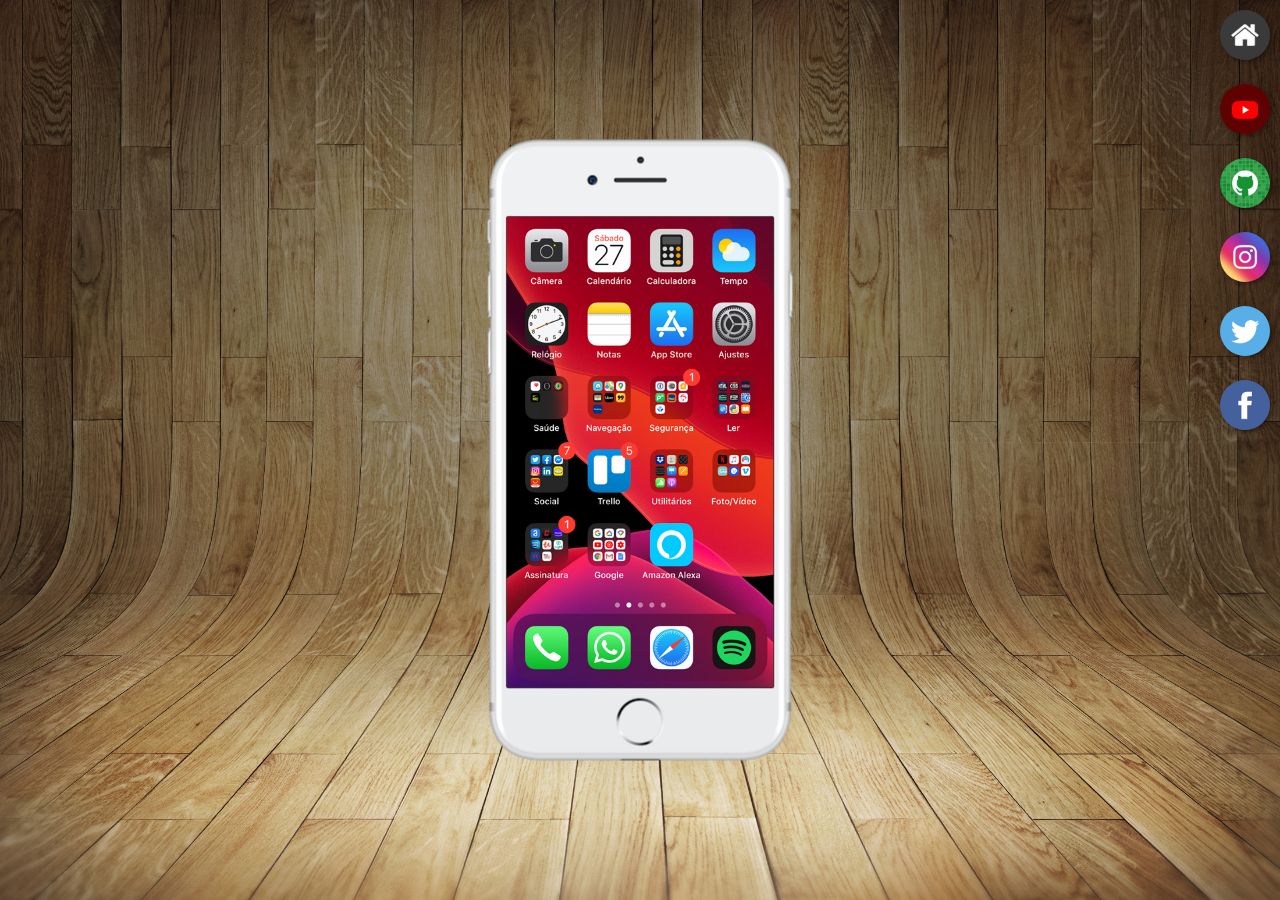
<file: index.html>
<!DOCTYPE html>
<html lang="pt-br">
<head>
    <meta charset="UTF-8">
    <meta http-equiv="X-UA-Compatible" content="IE=edge">
    <meta name="viewport" content="width=device-width, initial-scale=1.0">
    <link rel="shortcut icon" href="favicon.ico" type="image/x-icon">
    <link rel="stylesheet" href="estilos/style.css">
    <title>Projeto Redes Sociais</title>
</head>
<body>
    <main>
        <section id="telefone">
            <iframe src="home.html" name="tela" id="tela" frameborder="0">
                Seu navegador não é compativel com isso.
            </iframe>
        </section>
        <section id="redes-sociais">
            <a href="home.html" target="tela"><img src="imagens/logo-home.jpg" alt="Home"></a><br>
            <a href="youtube.html" target="tela"><img src="imagens/logo-youtube.jpg" alt="YouTube"></a><br>
            <a href="github.html" target="tela"><img src="imagens/logo-github.jpg" alt="GitHub"></a><br>
            <a href="instagram.html" target="tela"><img src="imagens/logo-instagram.jpg" alt="Instagram"></a><br>
            <a href="twitter.html" target="tela"><img src="imagens/logo-twitter.jpg" alt="Twitter"></a><br>
            <a href="facebook.html" target="tela"><img src="imagens/logo-facebook.jpg" alt="Facebook"></a>
        </section>
    </main>
</body>
</html>
</file>
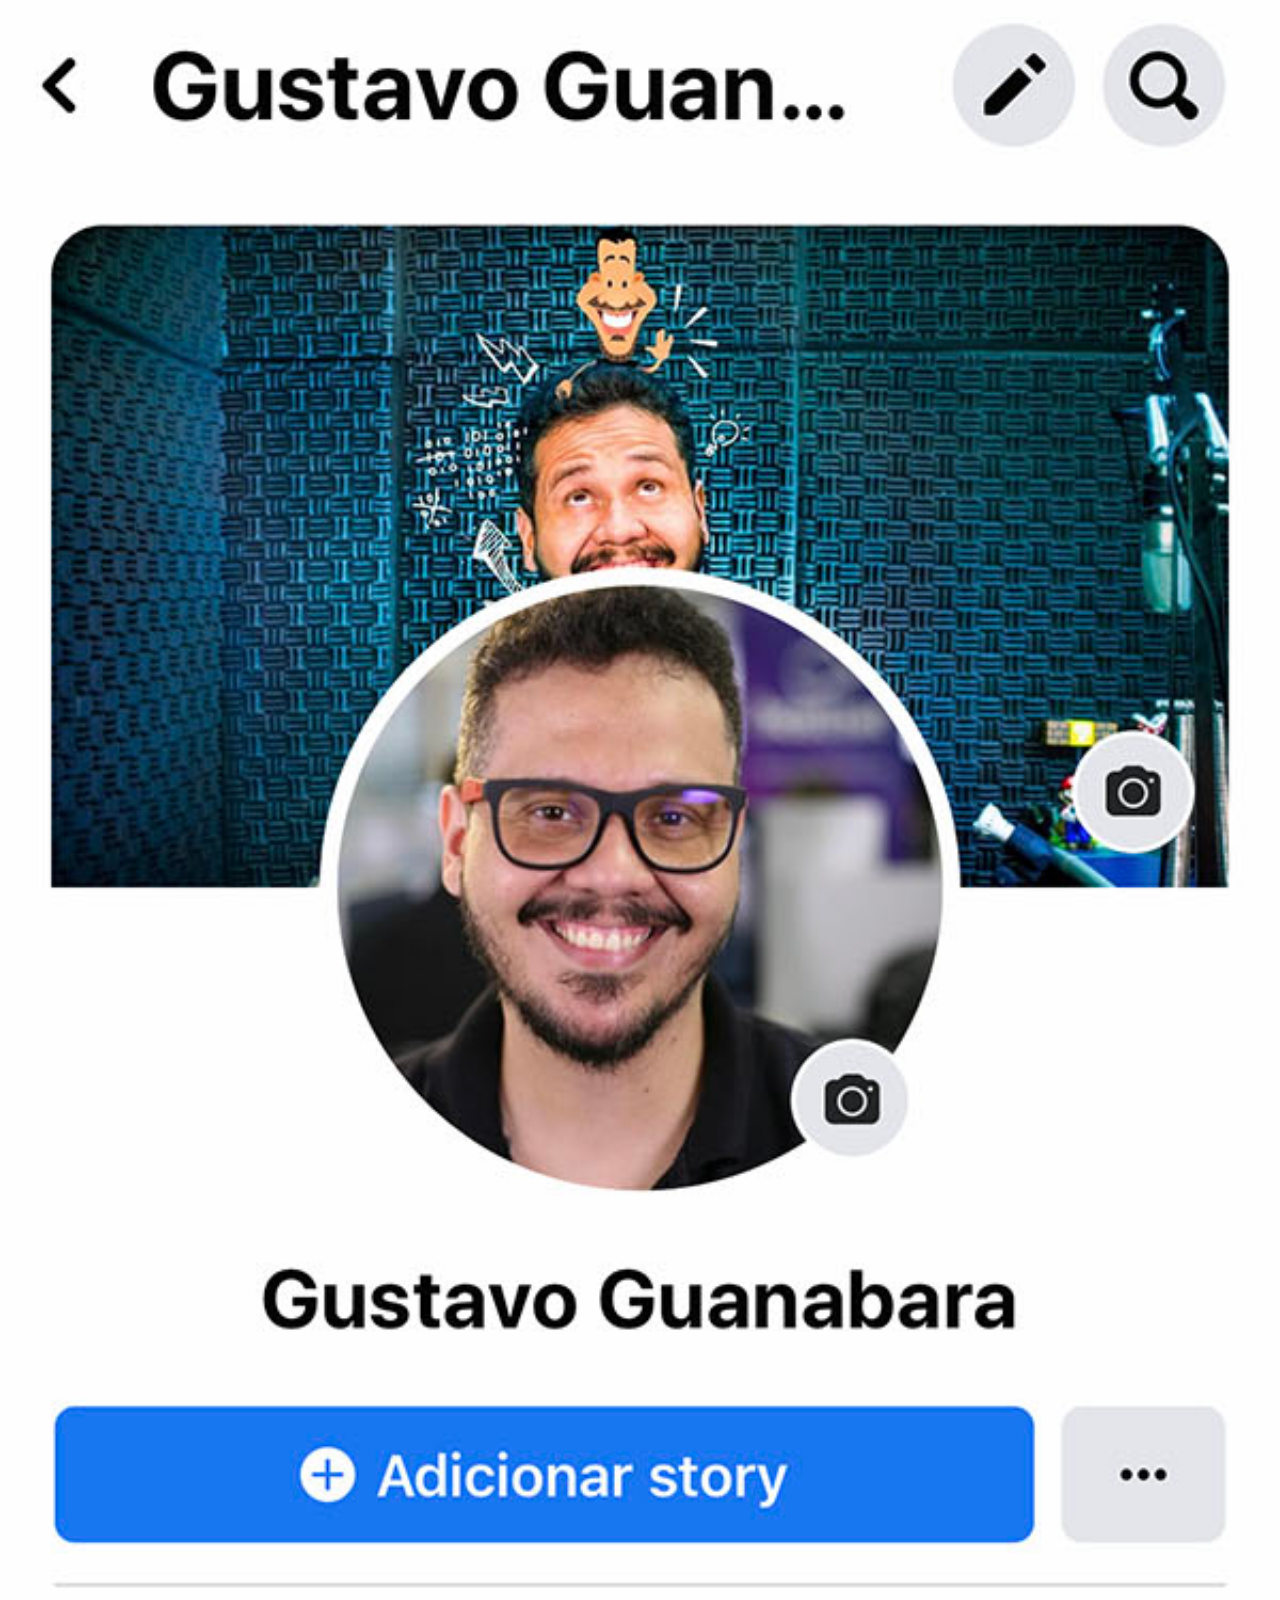
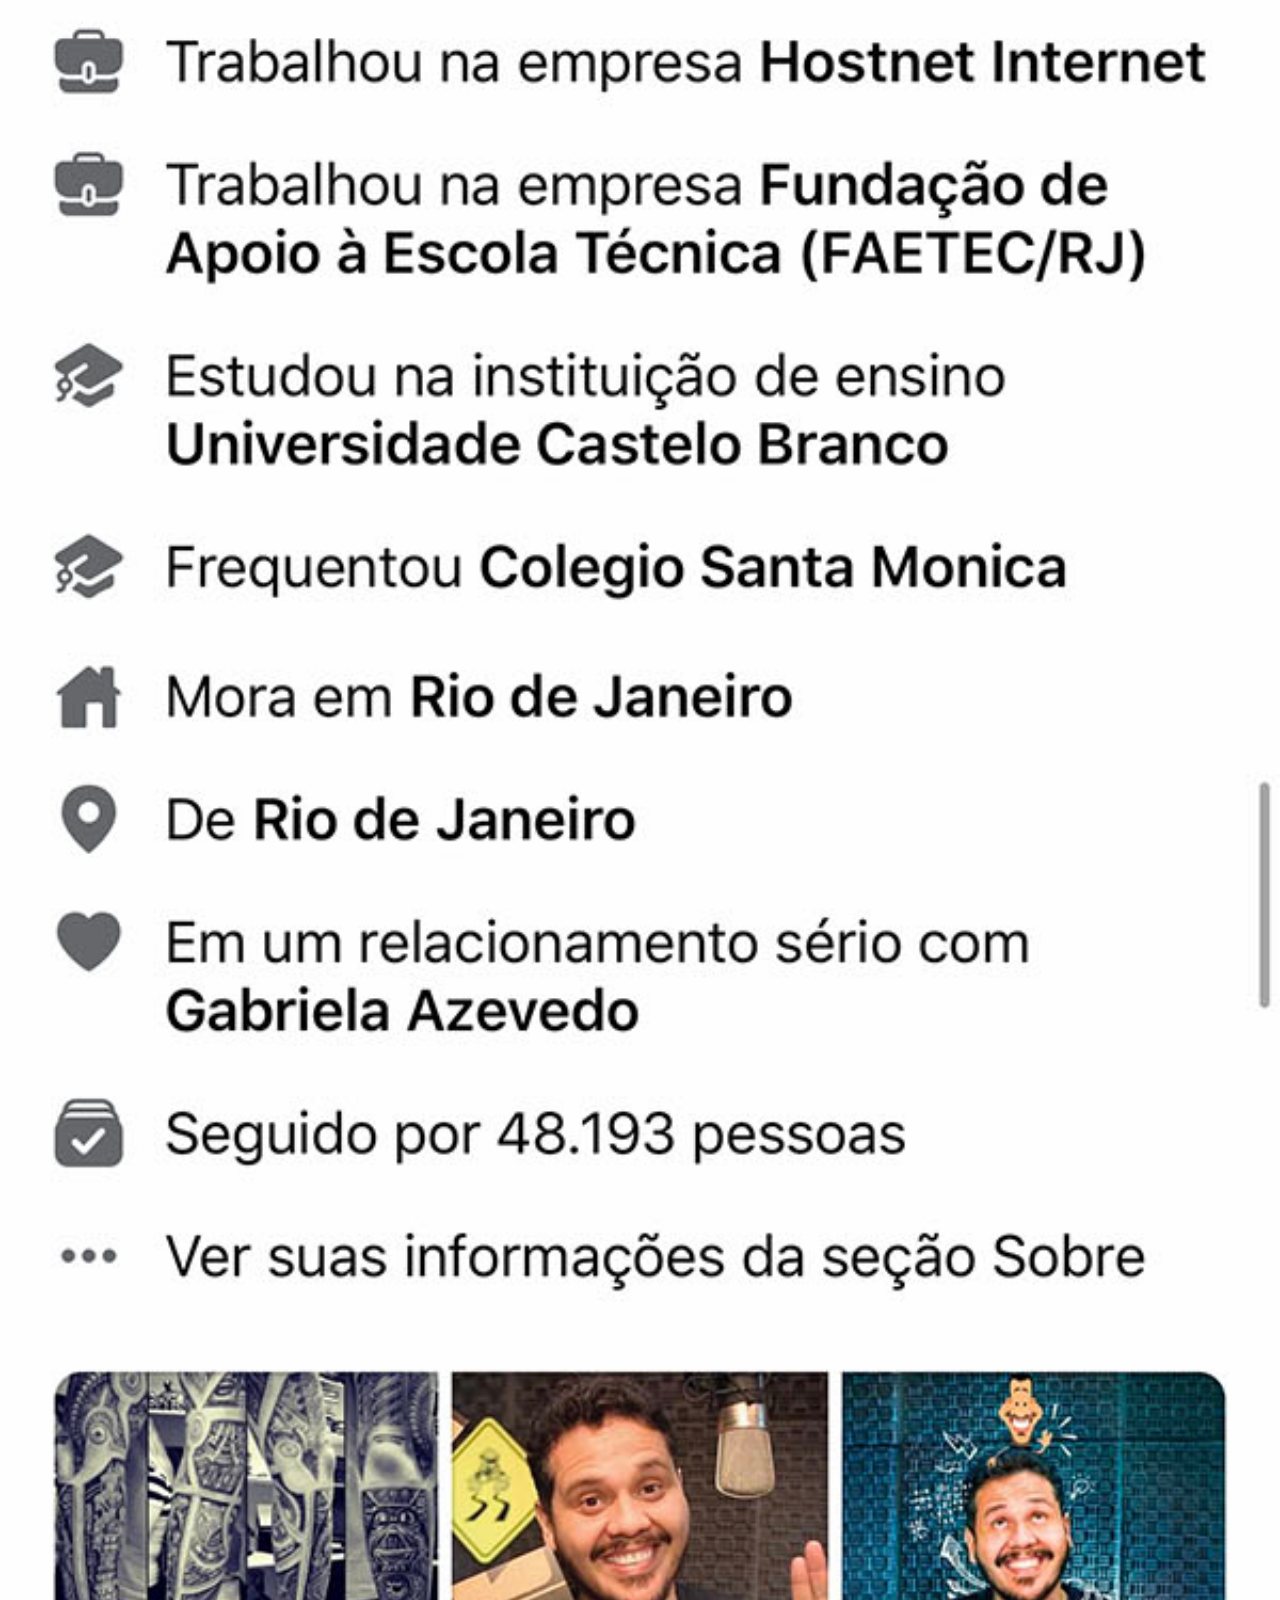
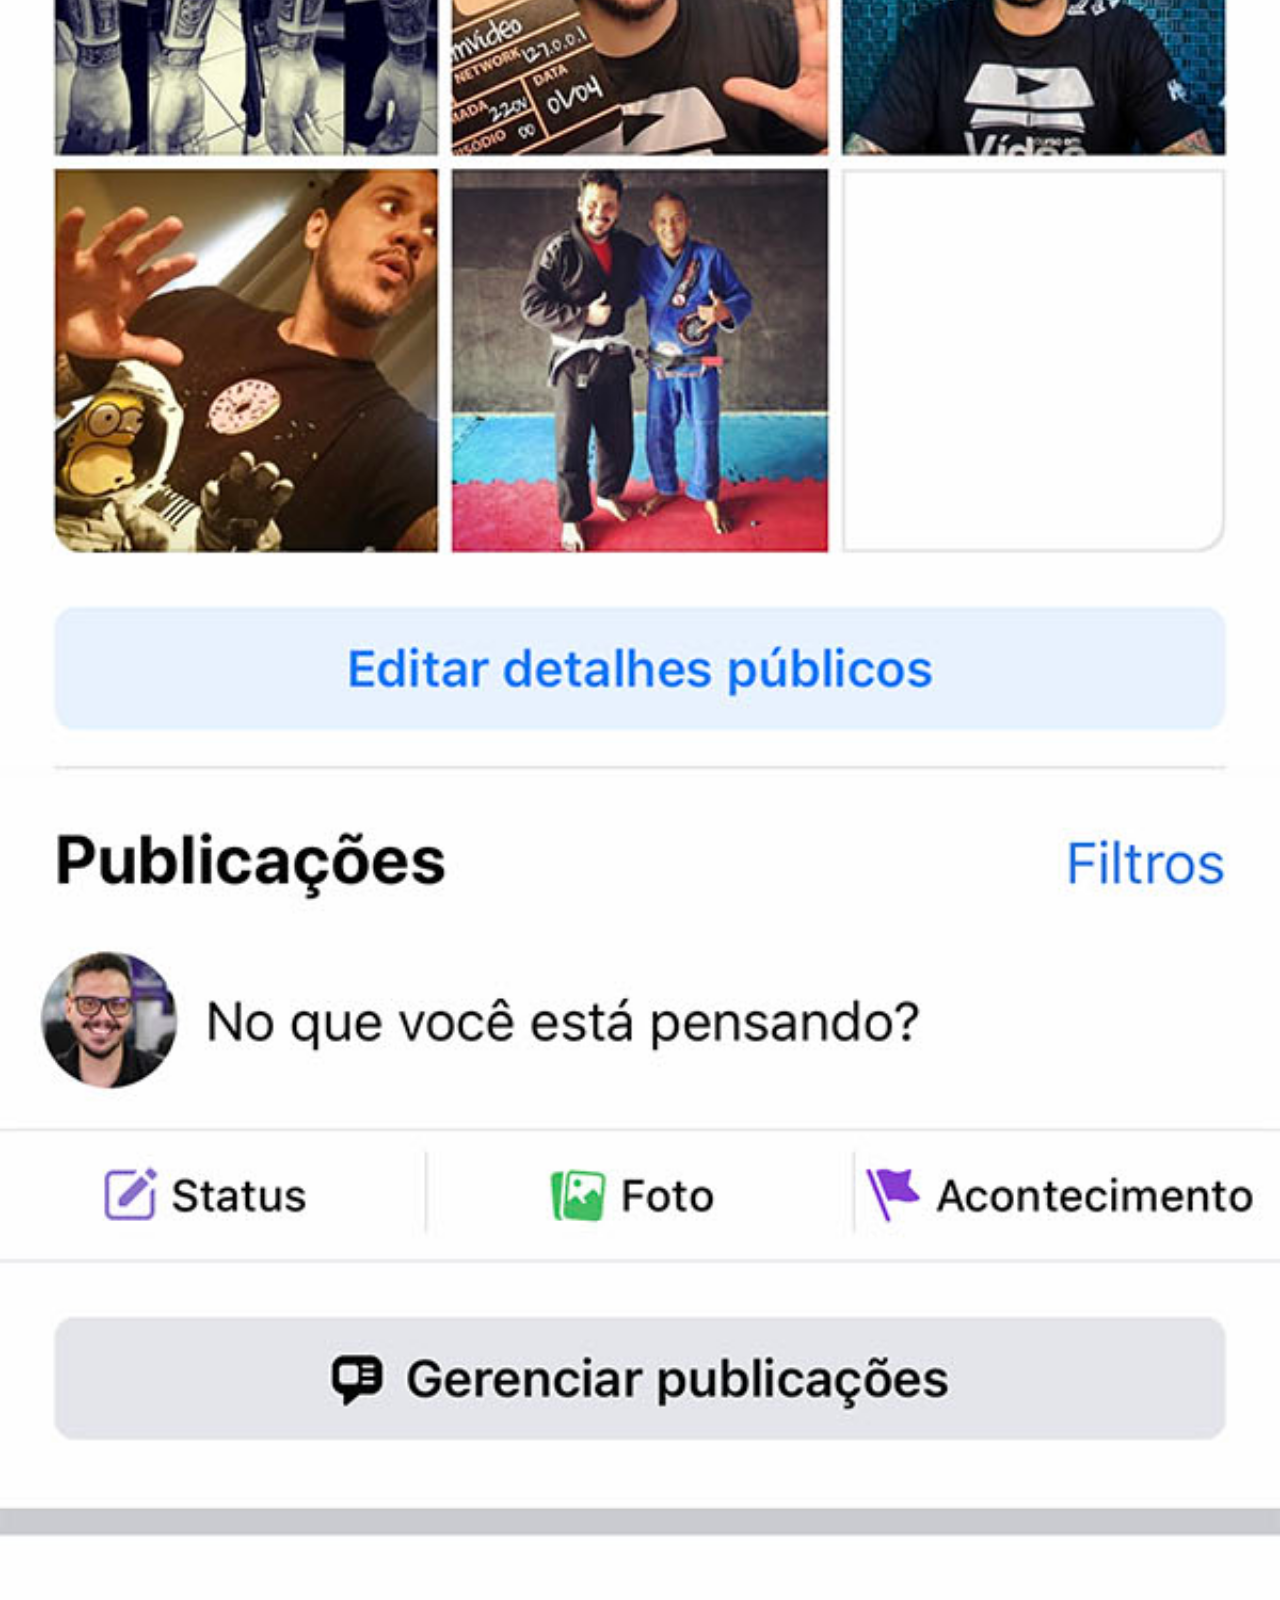
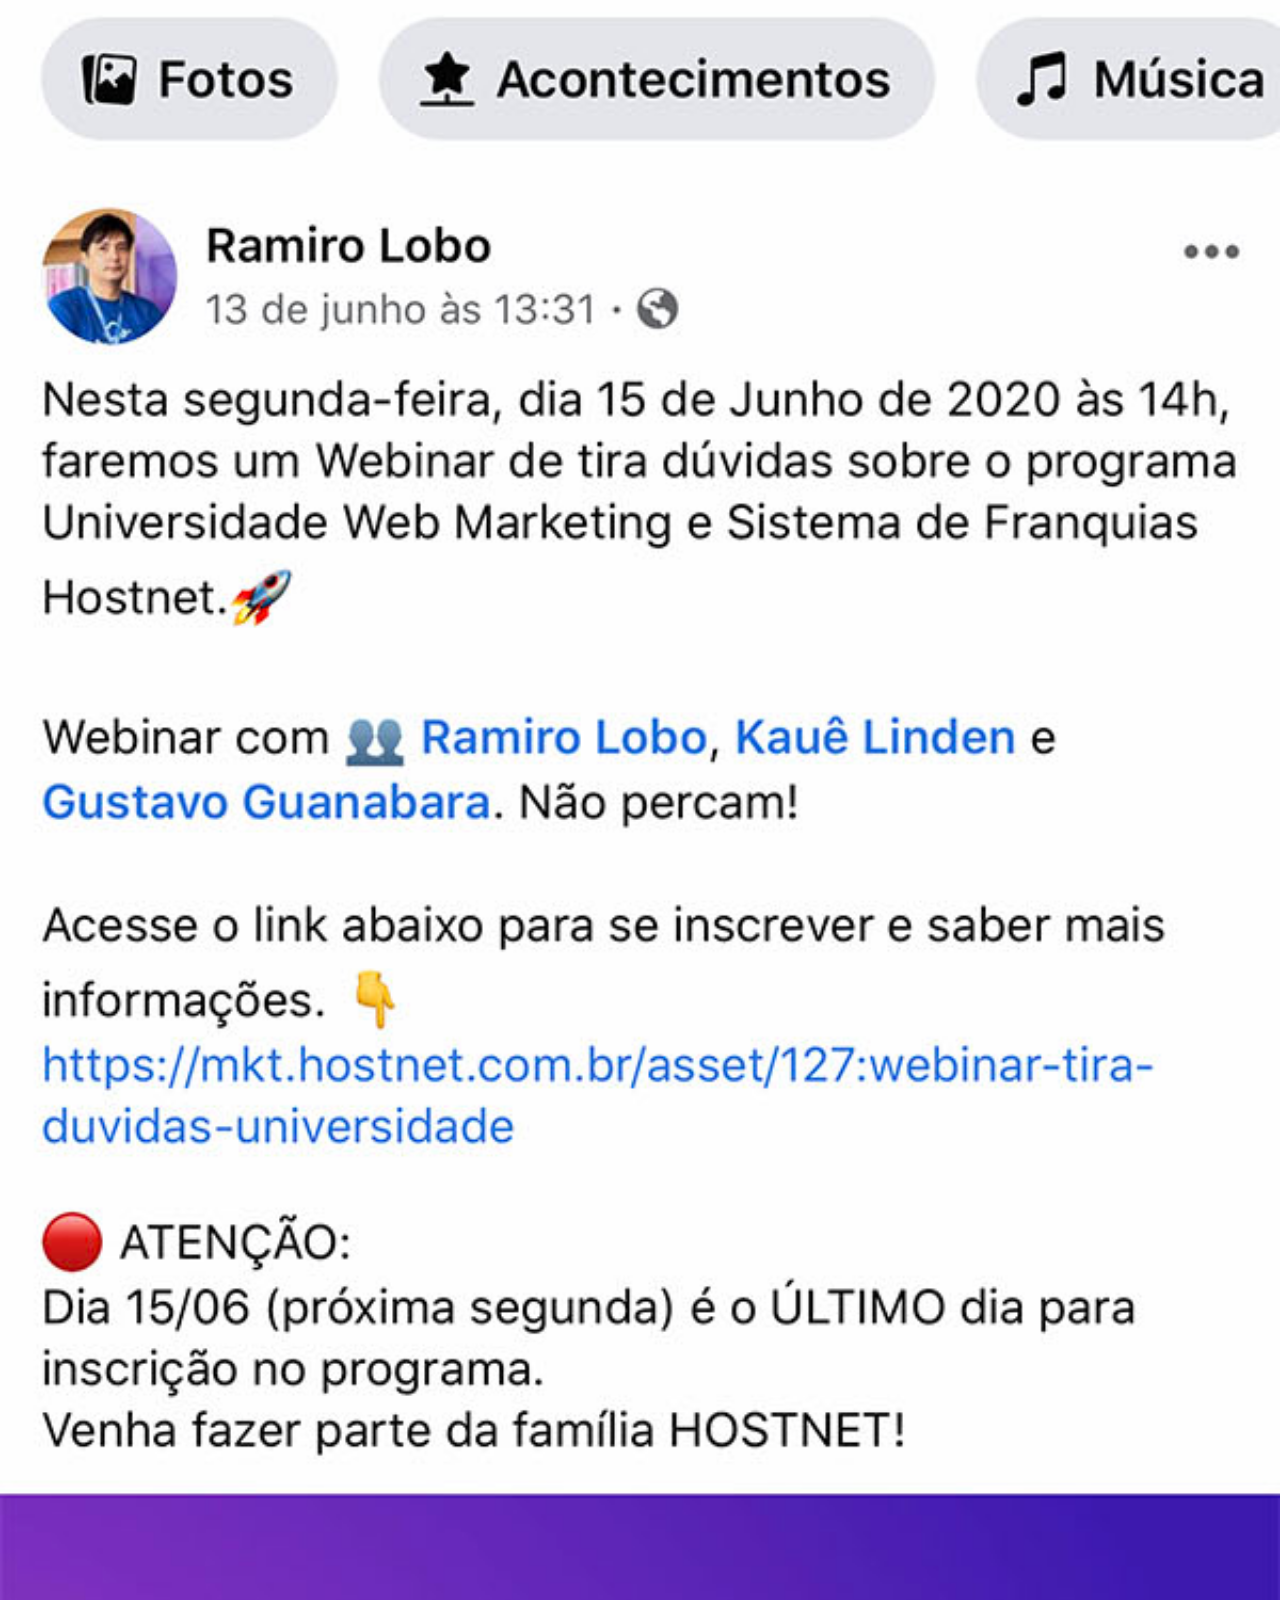
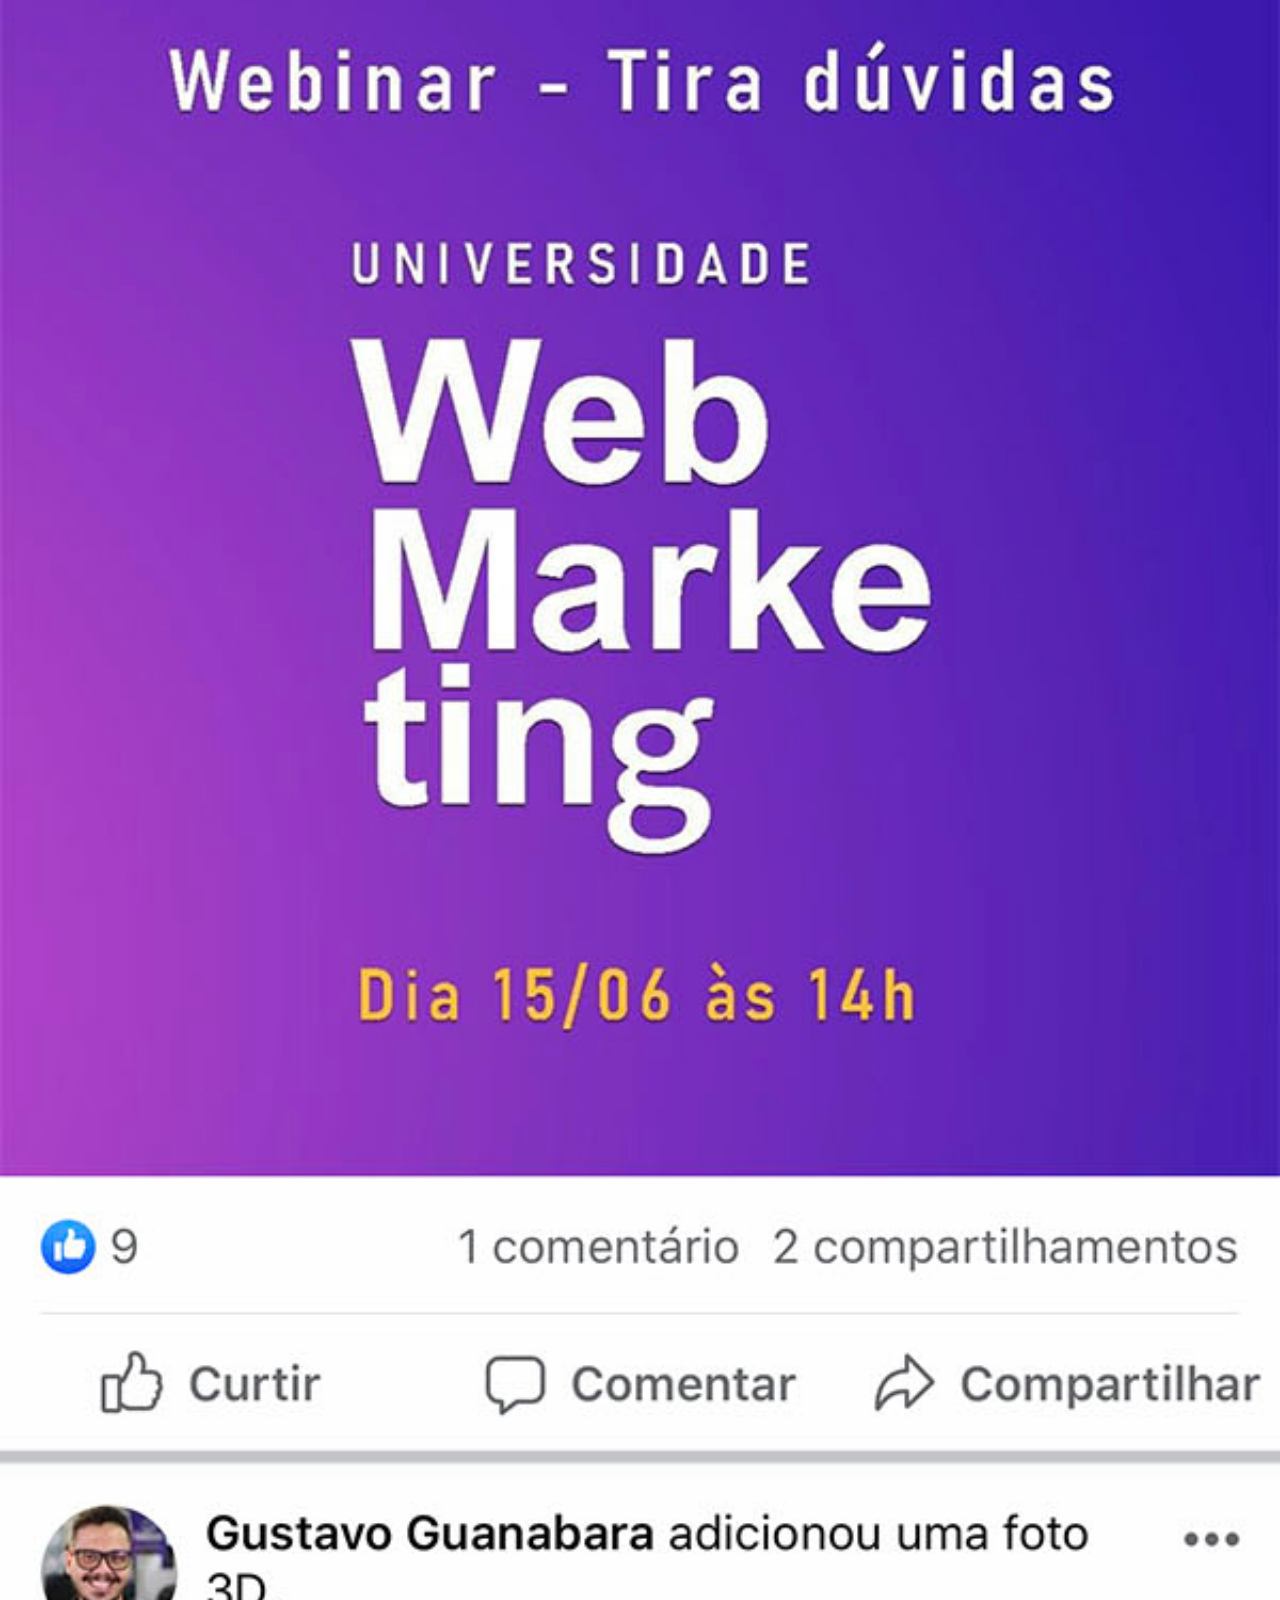
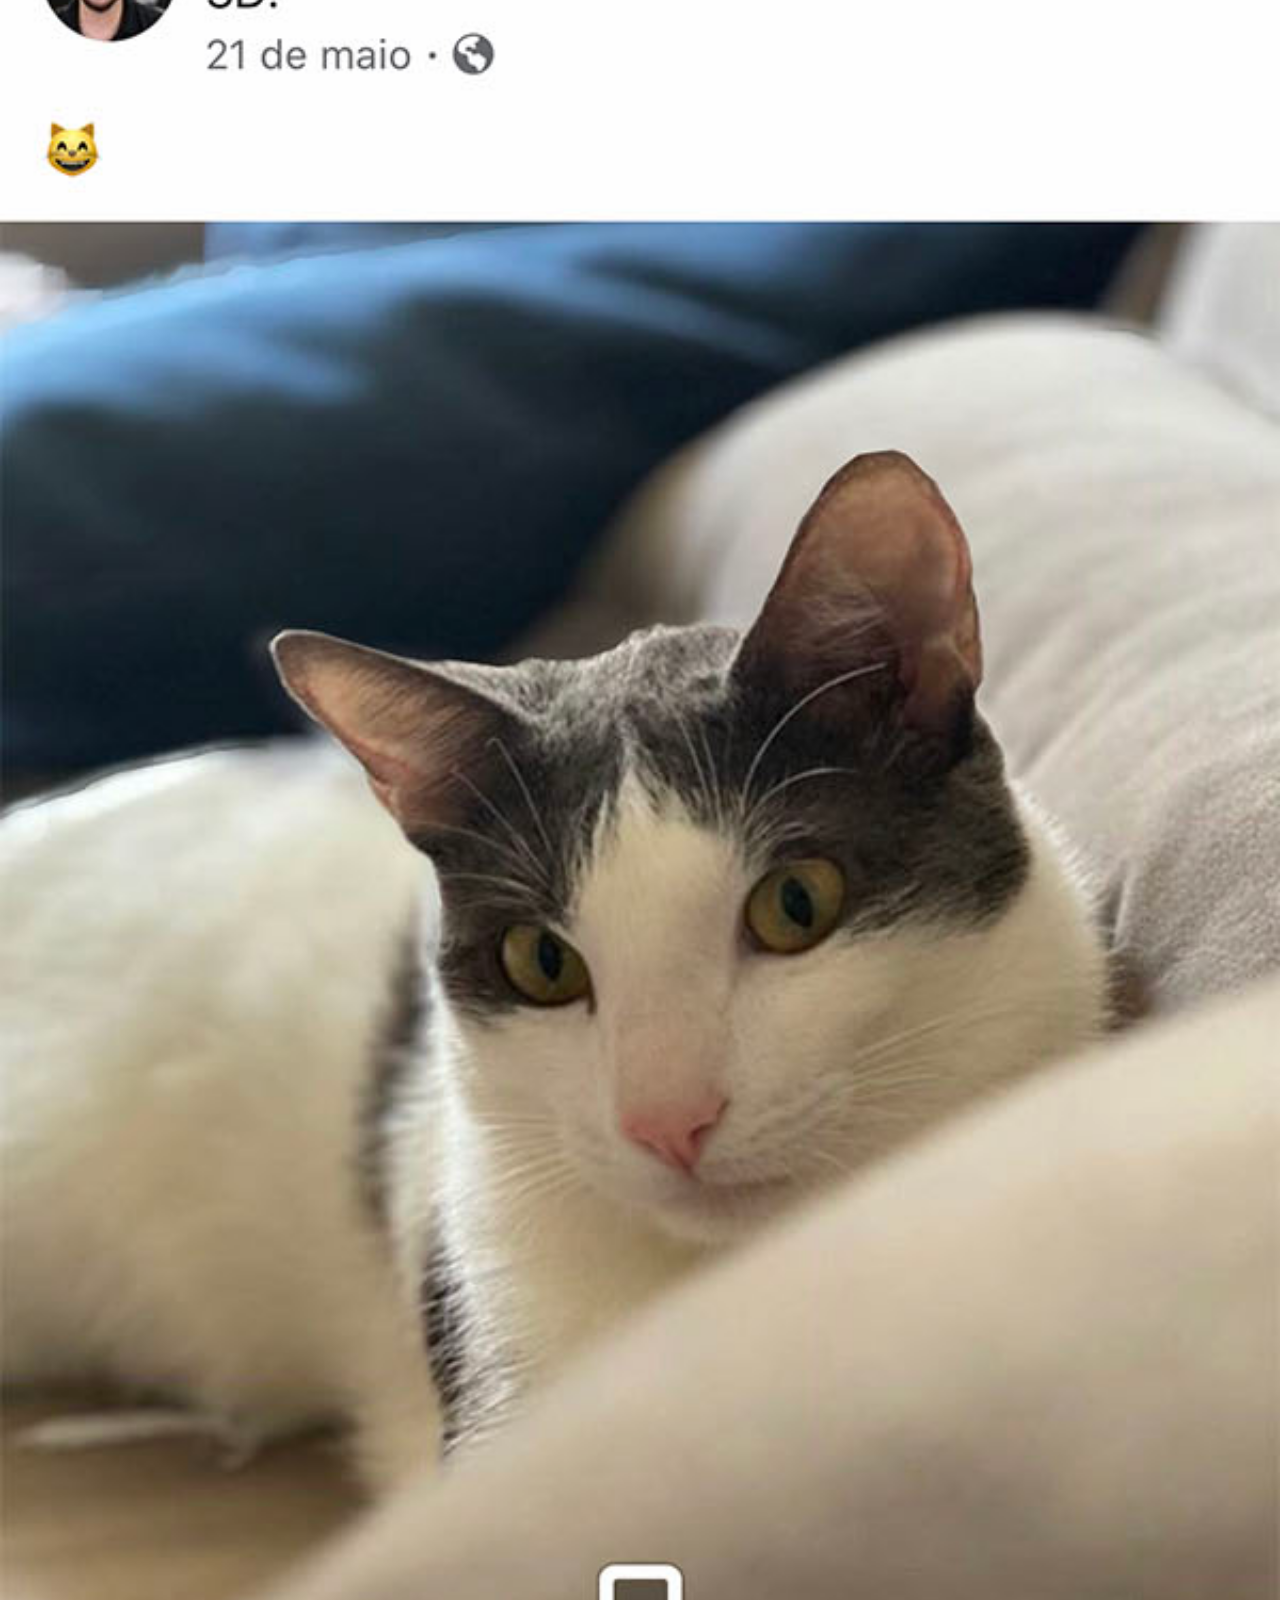
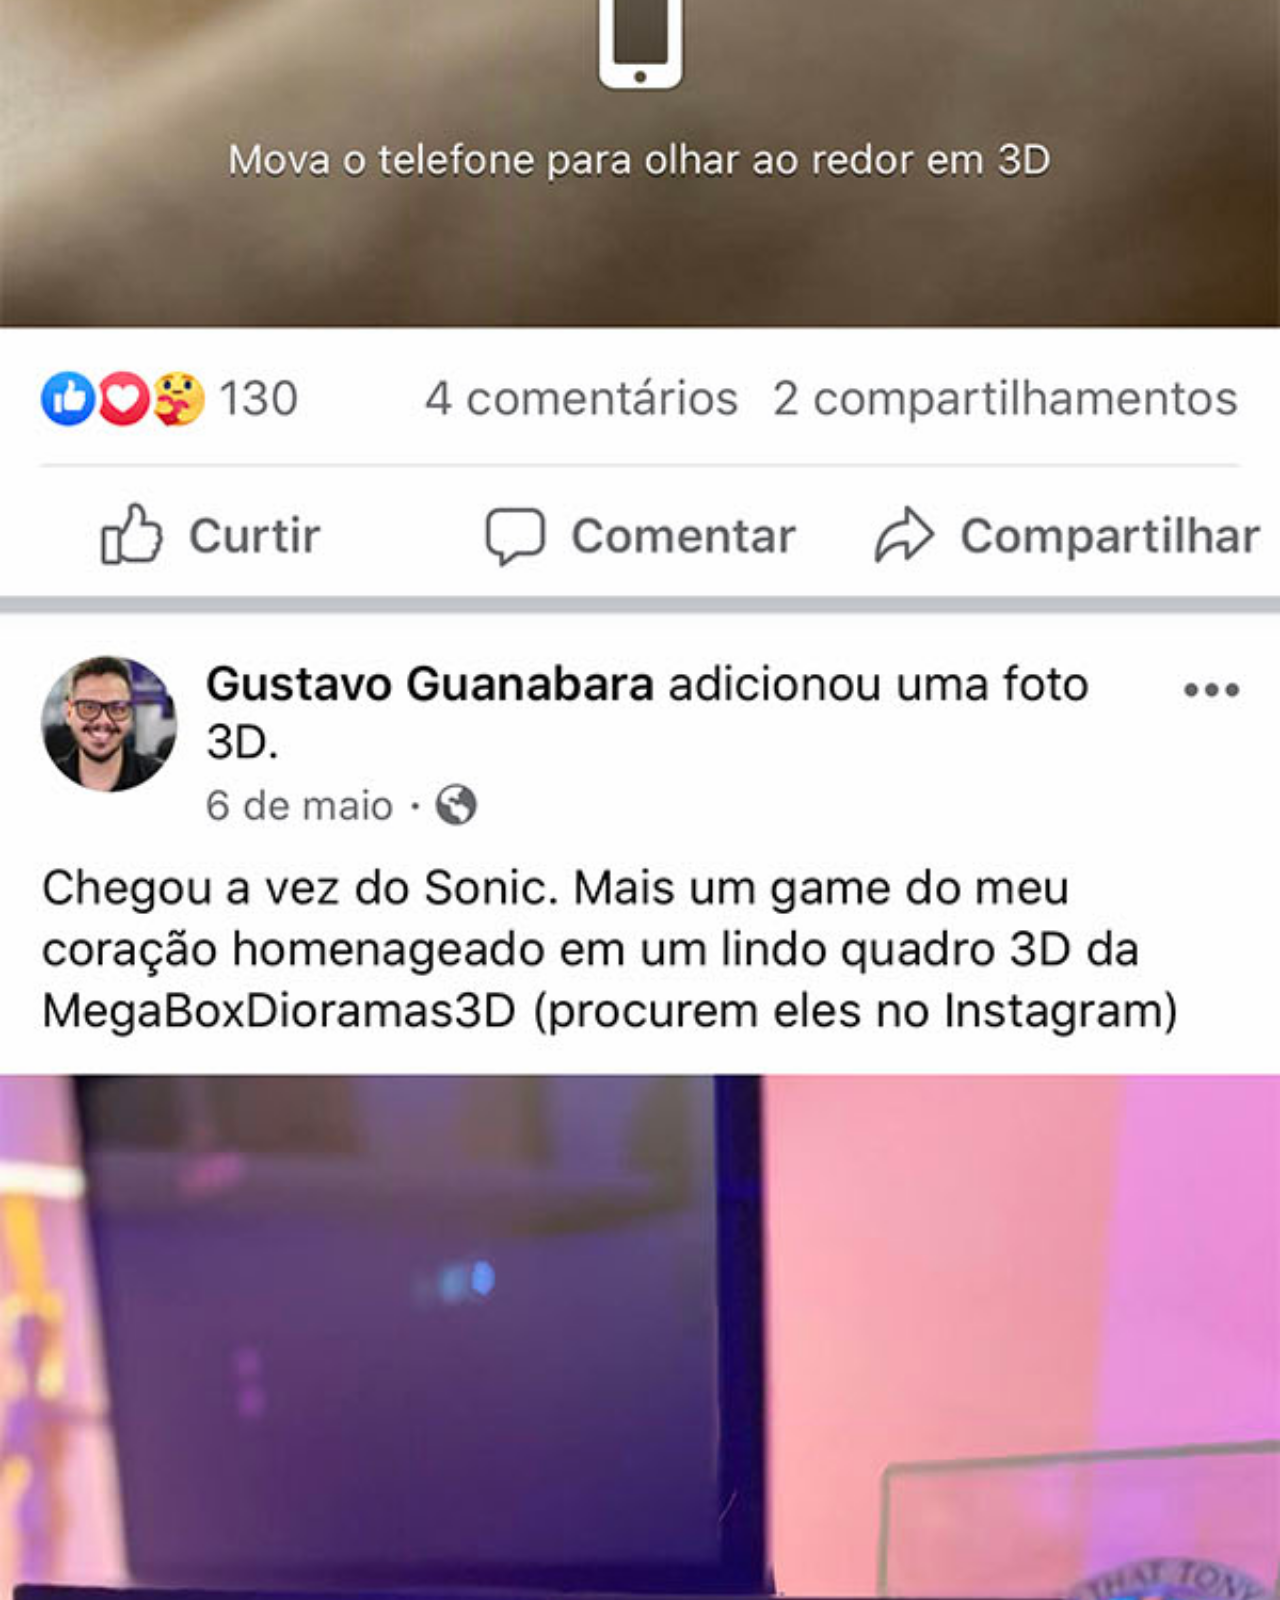
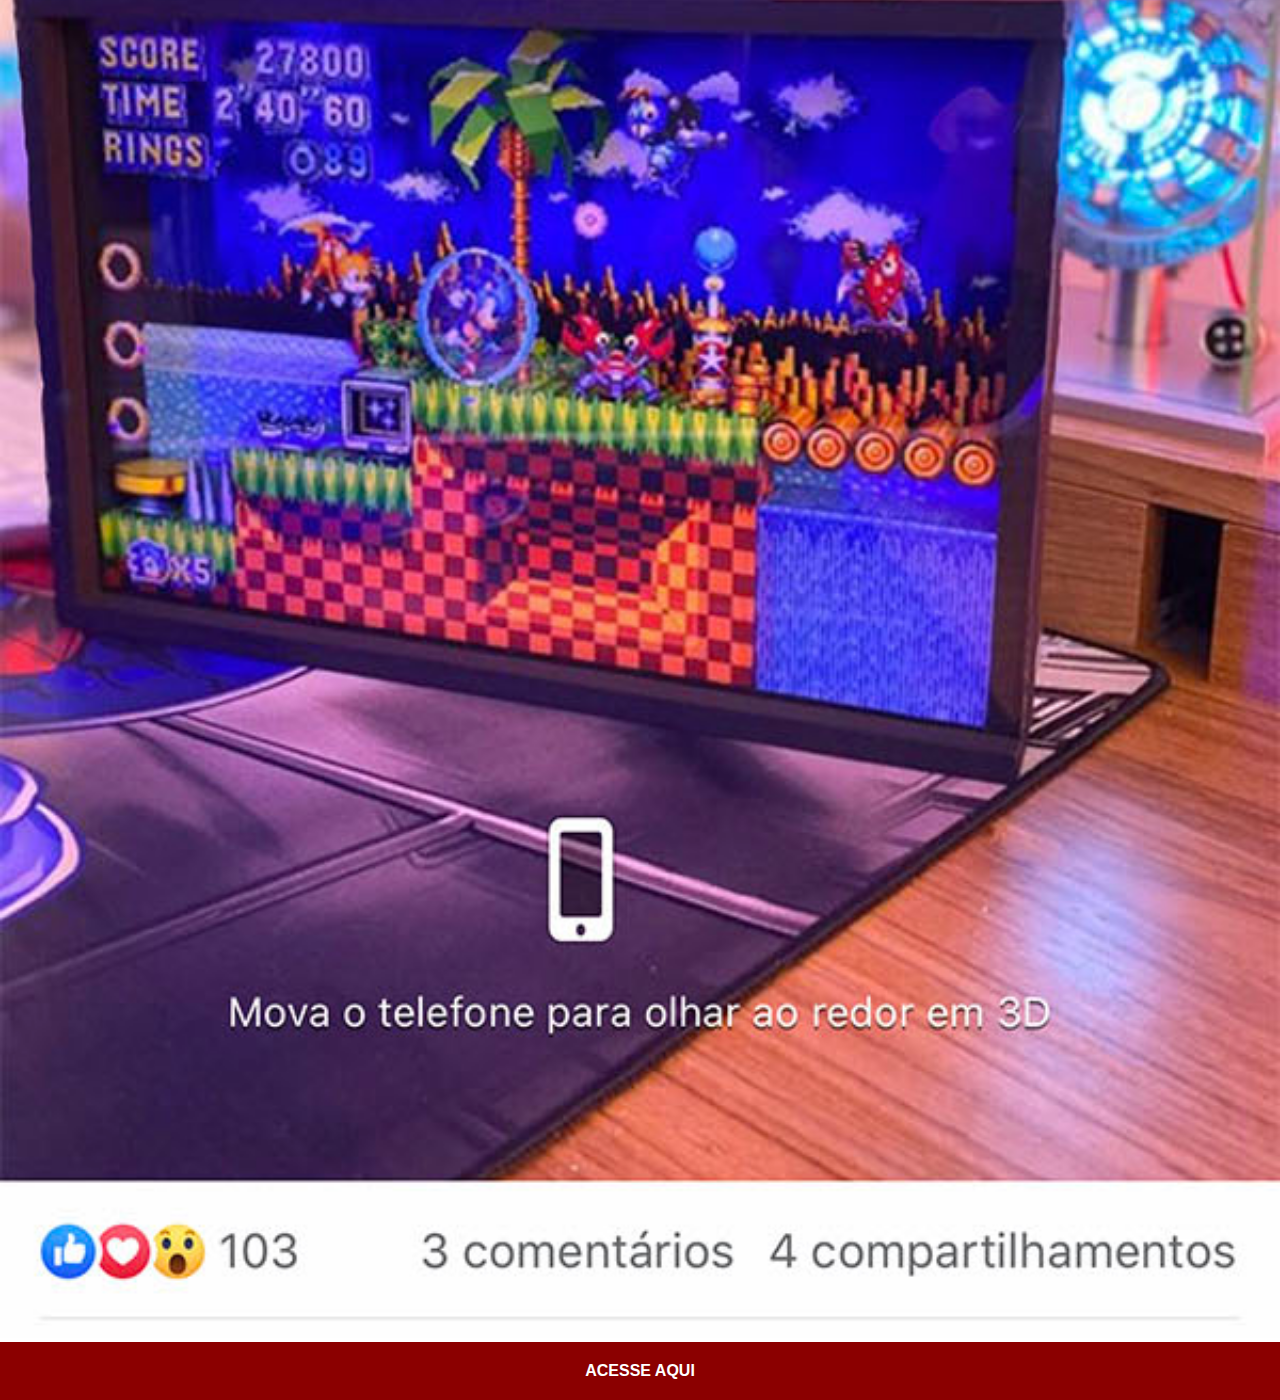
<file: facebook.html>
<!DOCTYPE html>
<html lang="pt-br">
<head>
    <meta charset="UTF-8">
    <meta http-equiv="X-UA-Compatible" content="IE=edge">
    <meta name="viewport" content="width=device-width, initial-scale=1.0">
    <title>Facebook</title>
    <link rel="stylesheet" href="estilos/social.css">
</head>
<body>
    <img src="imagens/tela-facebook.jpg" alt="Facebook"><a href="https://www.facebook.com/gustavoguanabara/?hc_ref=ARRYlD4Cep3P7rctLD696cVnHJ-R3MI1dlC_q8EVbyp2Fayu5B62Ez2B3FlExQxBPEM&ref=nf_target&locale=en_GB" target="_blank">ACESSE AQUI</a>
</body>
</html>
</file>
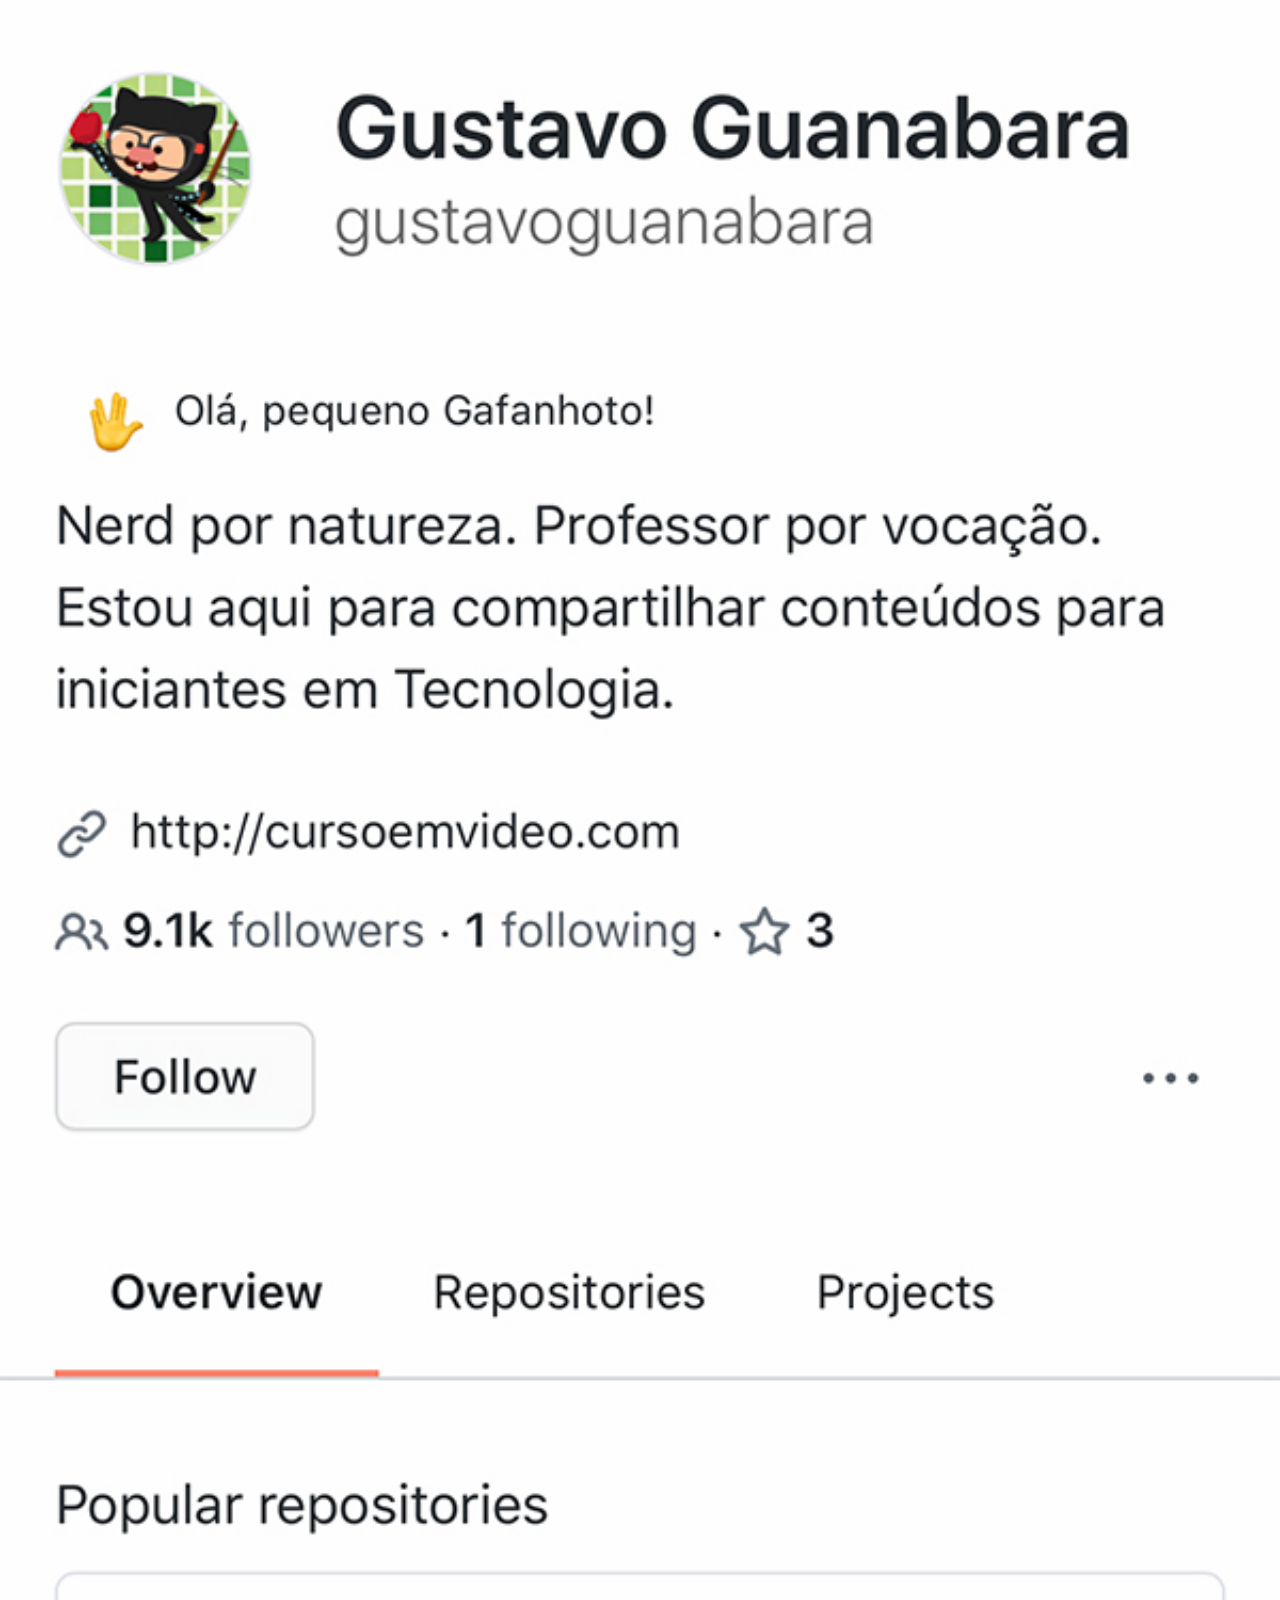
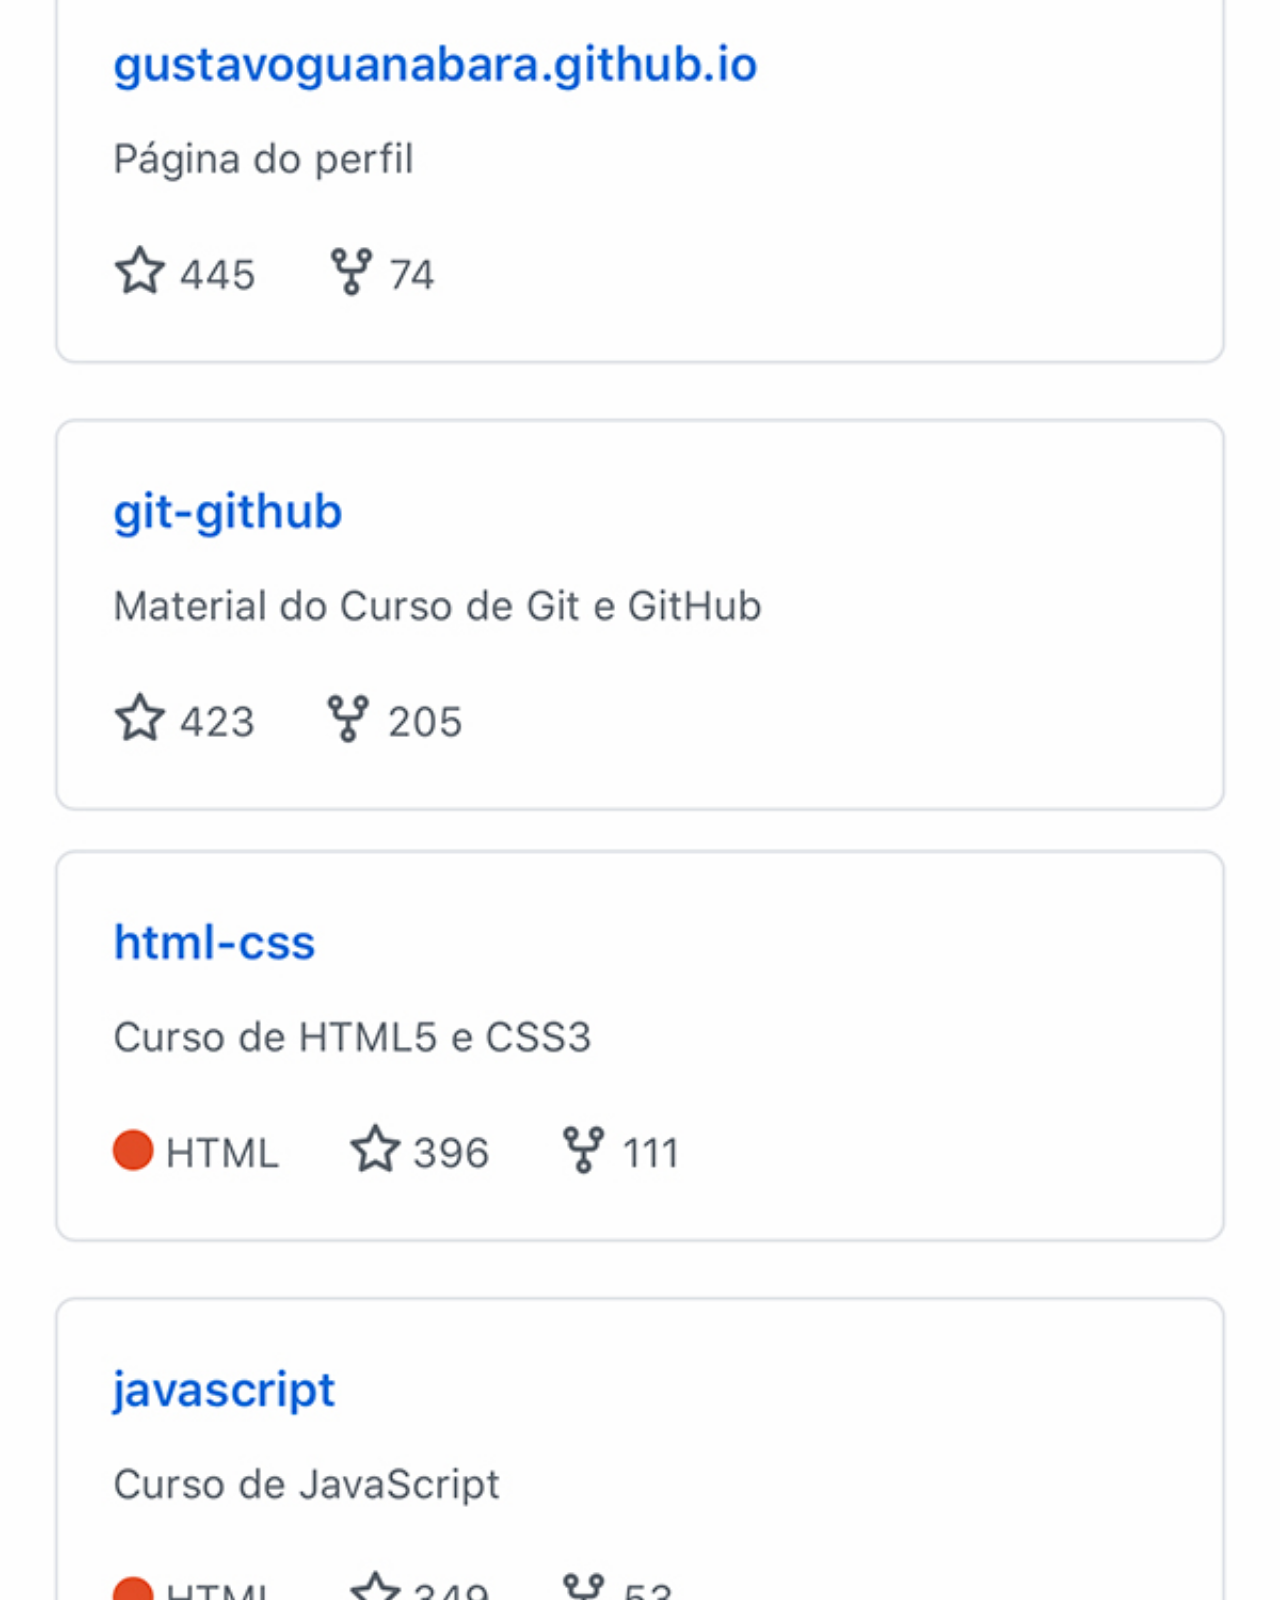
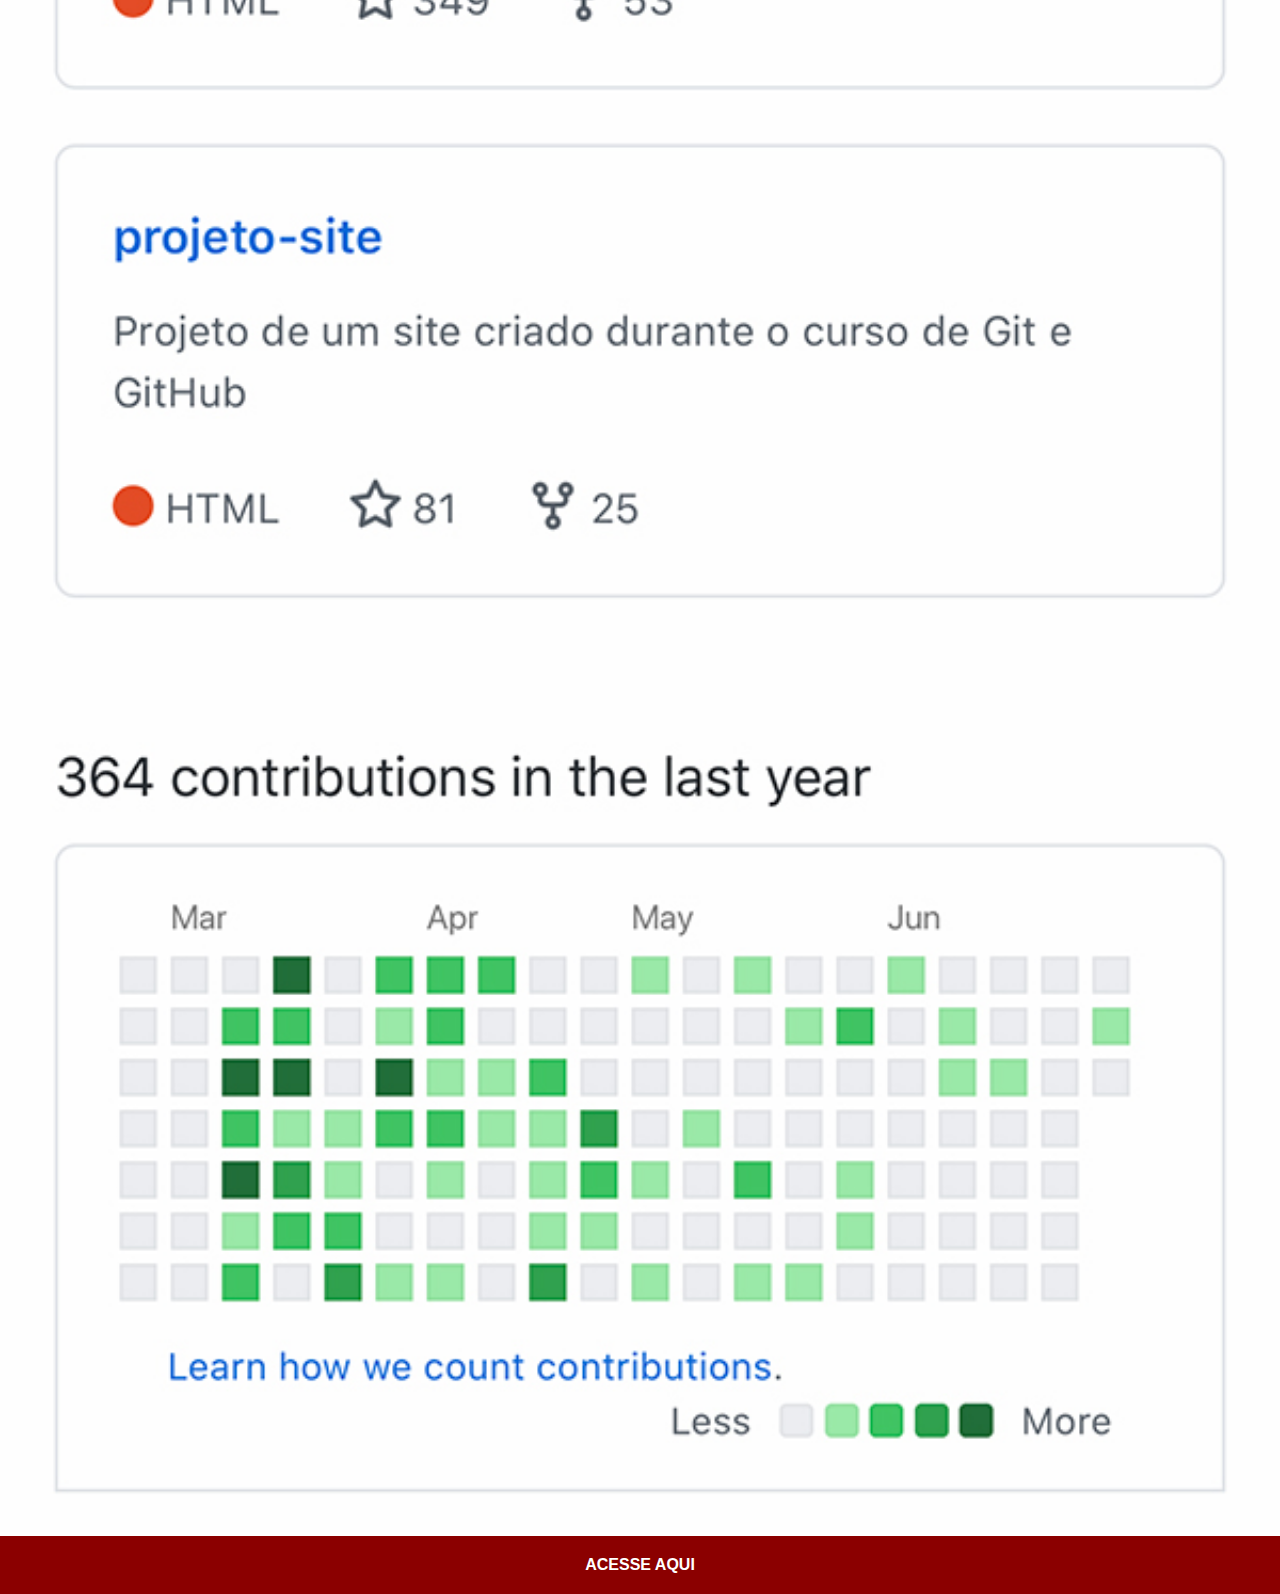
<file: github.html>
<!DOCTYPE html>
<html lang="pt-br">
<head>
    <meta charset="UTF-8">
    <meta http-equiv="X-UA-Compatible" content="IE=edge">
    <meta name="viewport" content="width=device-width, initial-scale=1.0">
    <title>GitHub</title>
    <link rel="stylesheet" href="estilos/social.css">
</head>
<body>
    <img src="imagens/tela-github.jpg" alt="GitHub"><a href="https://github.com/gustavoguanabara" target="_blank">ACESSE AQUI</a> 
</body>
</html>
</file>
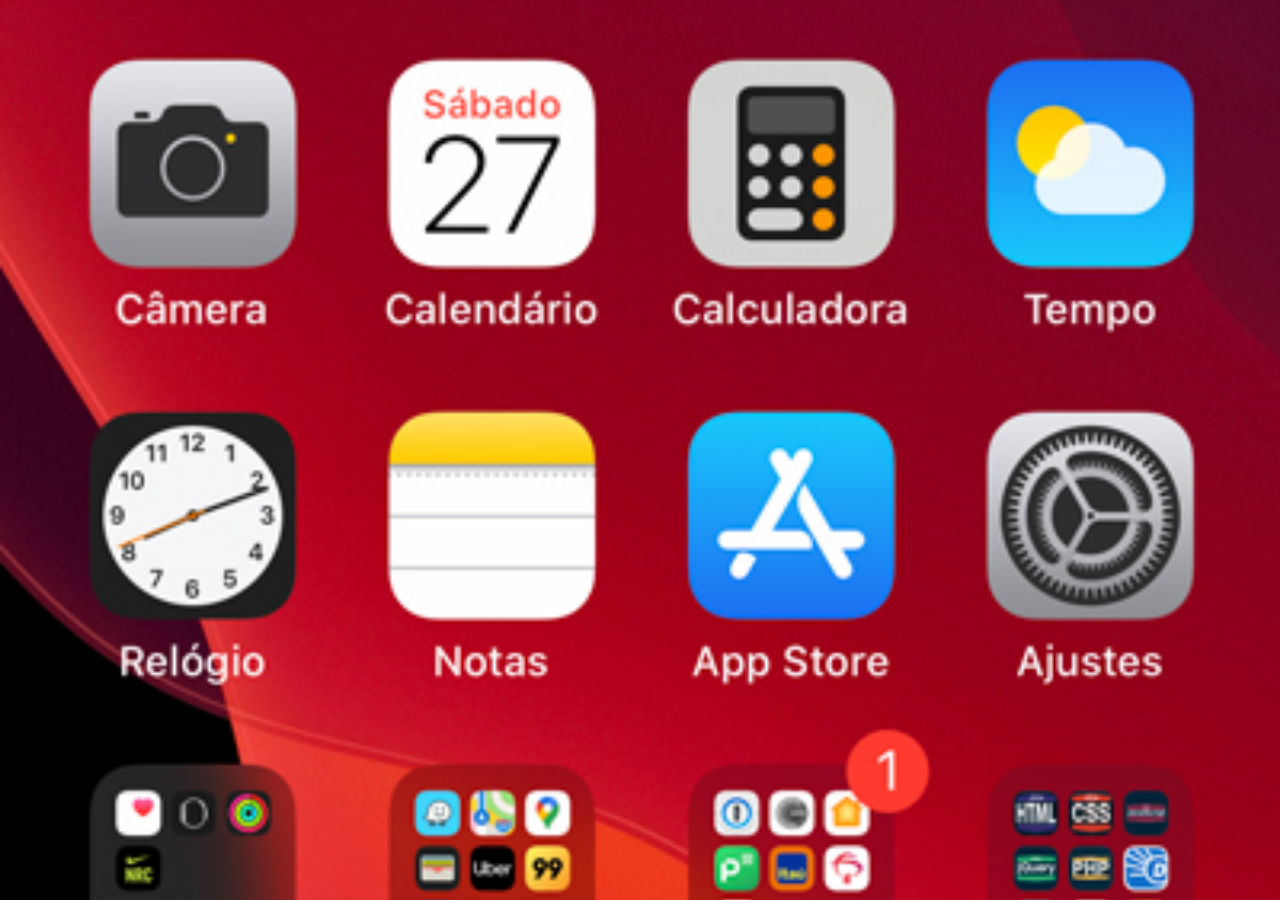
<file: home.html>
<!DOCTYPE html>
<html lang="pt-br">
<head>
    <meta charset="UTF-8">
    <meta http-equiv="X-UA-Compatible" content="IE=edge">
    <meta name="viewport" content="width=device-width, initial-scale=1.0">
    <title>Home</title>
</head>
<style>
    *{
        margin: 0px;
        padding: 0px;
    }
    body{
        width: 100vw;
        height: 100vh;
        background: black url('imagens/tela-home.jpg') no-repeat top center;
        background-size: cover;
    }
</style>
<body>
    
</body>
</html>
</file>
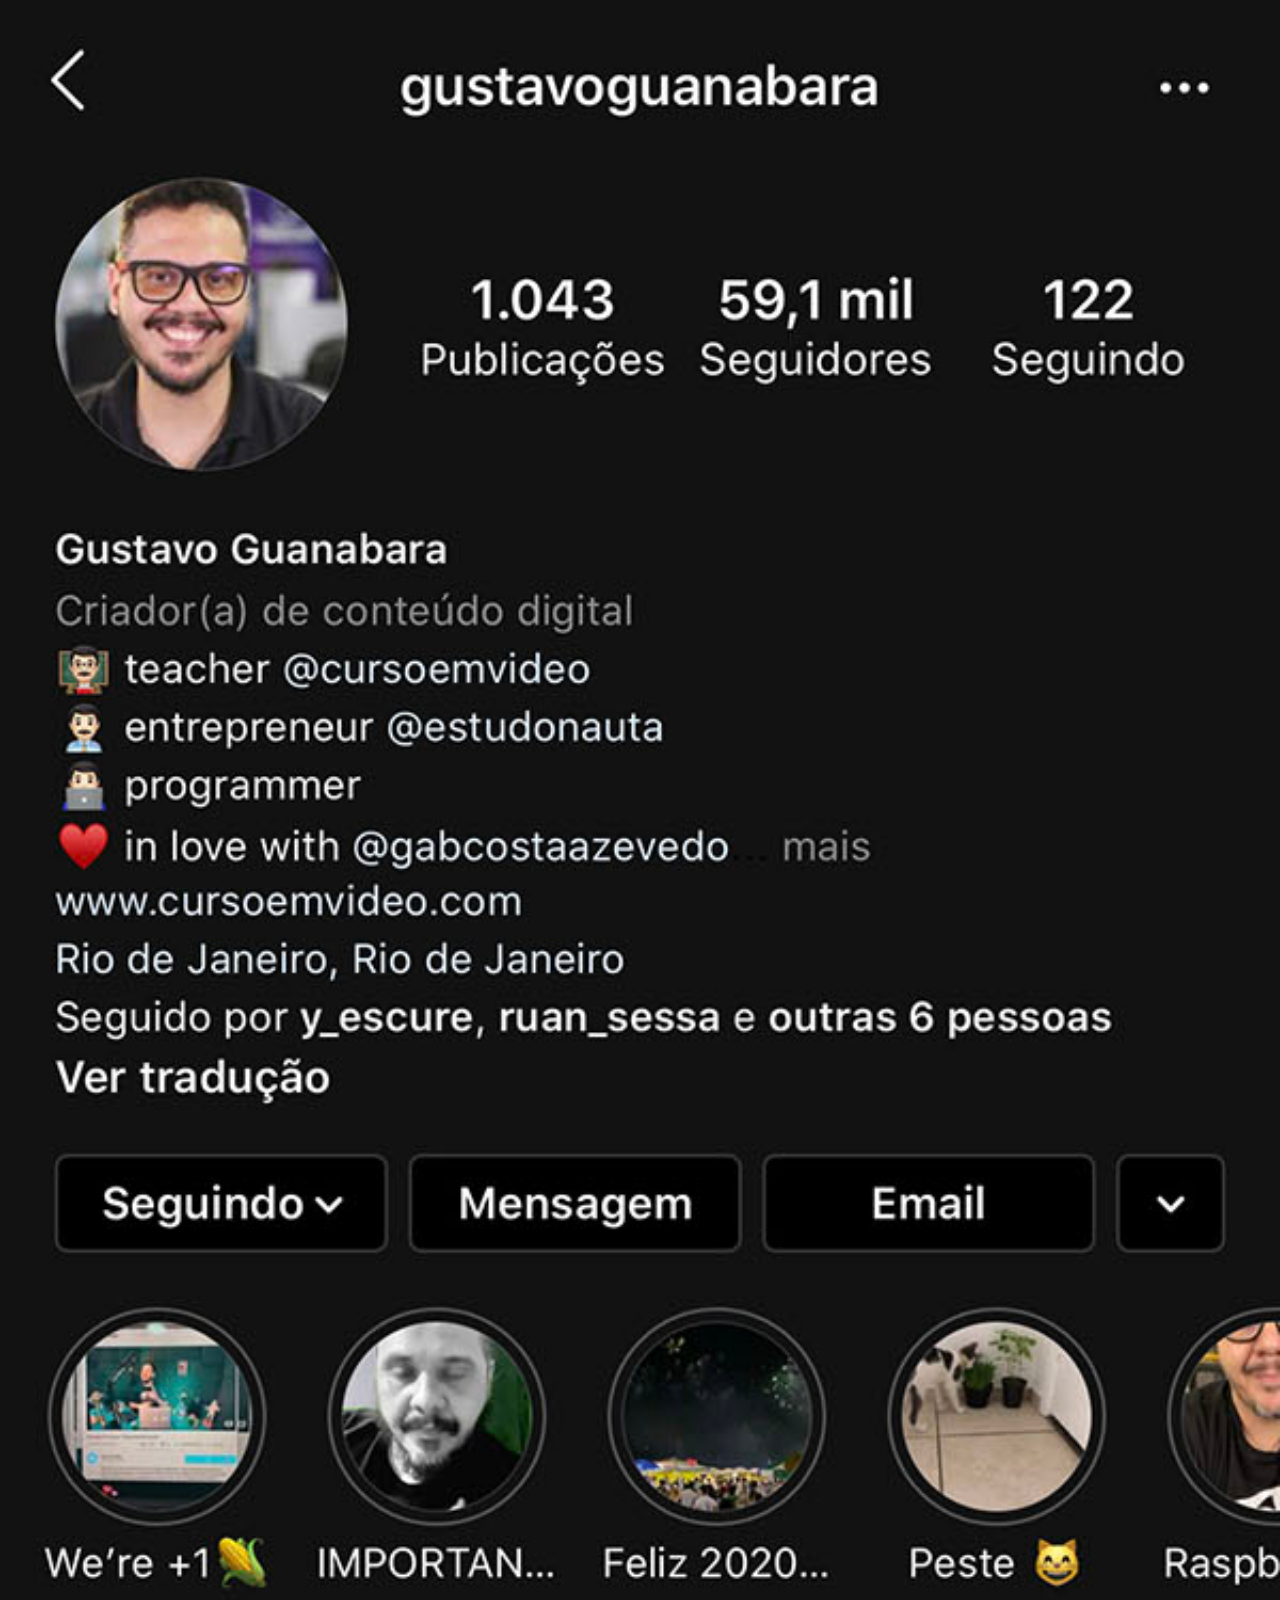
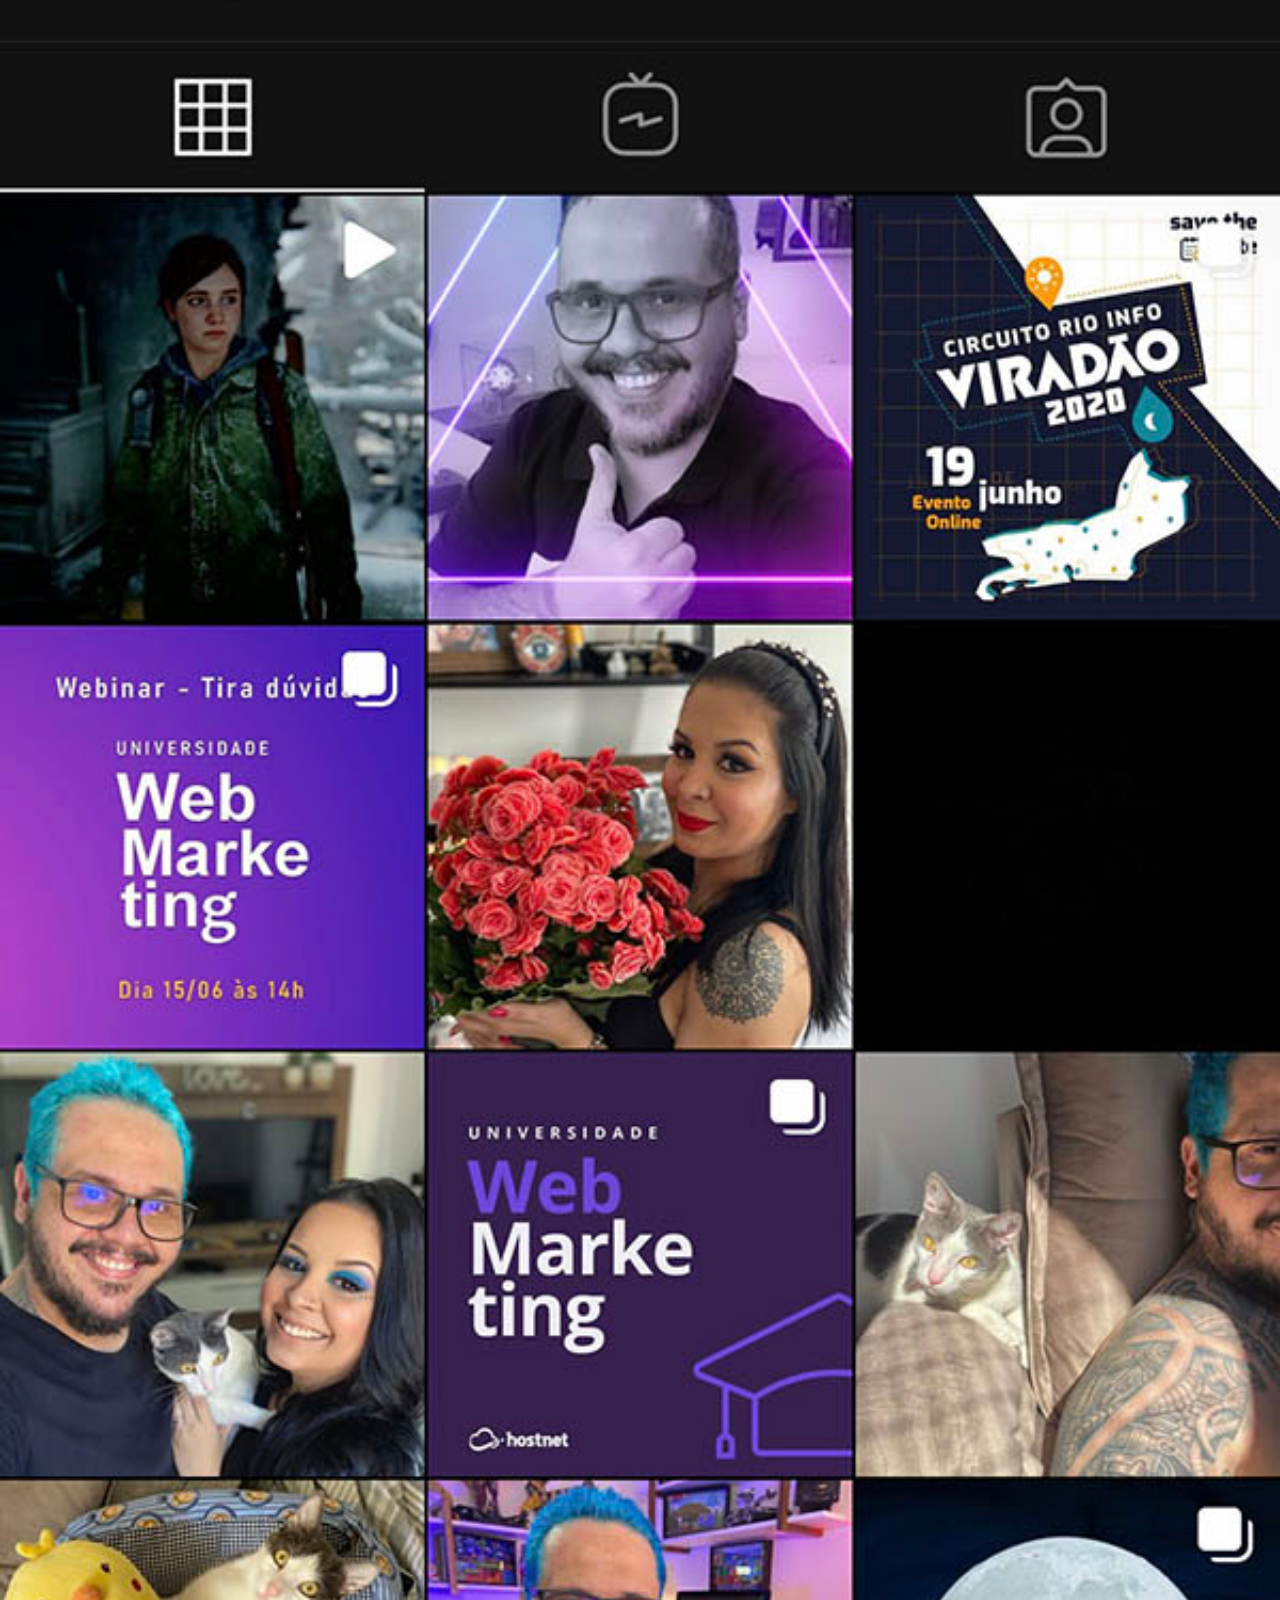
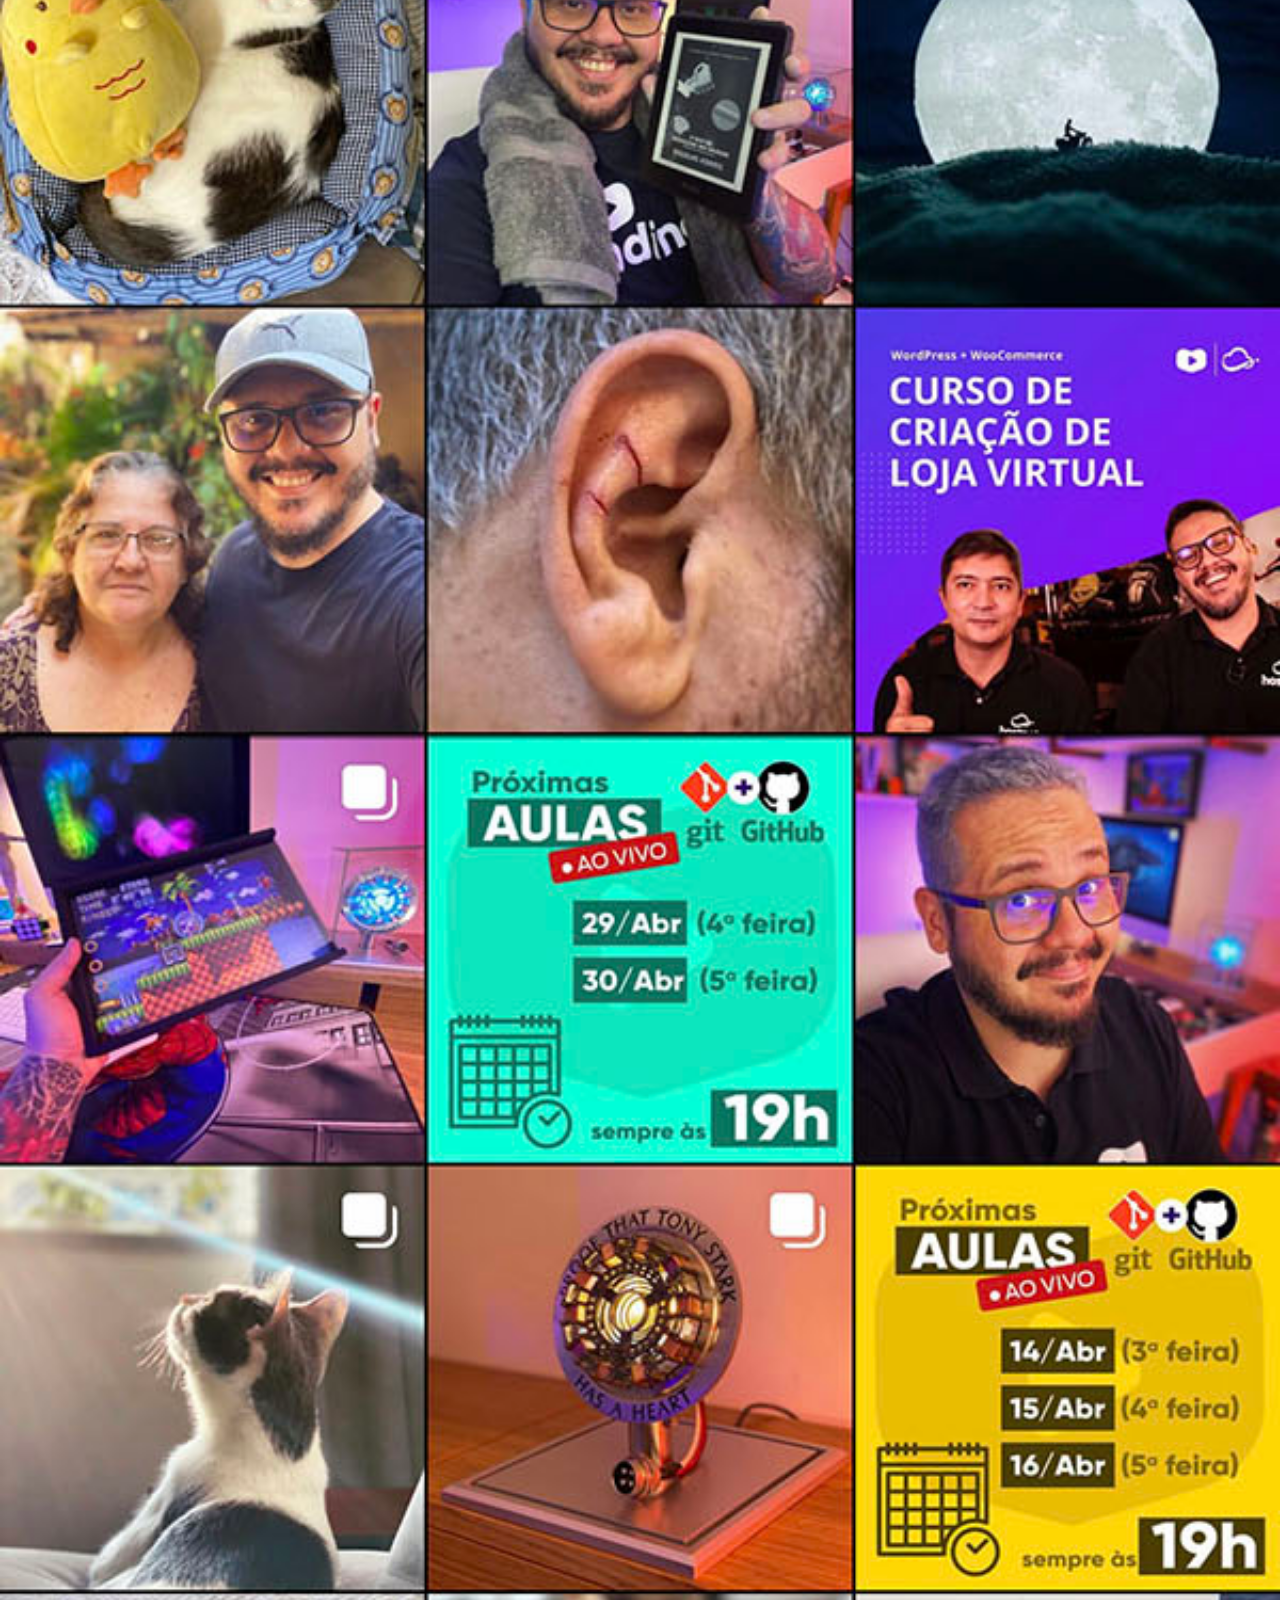
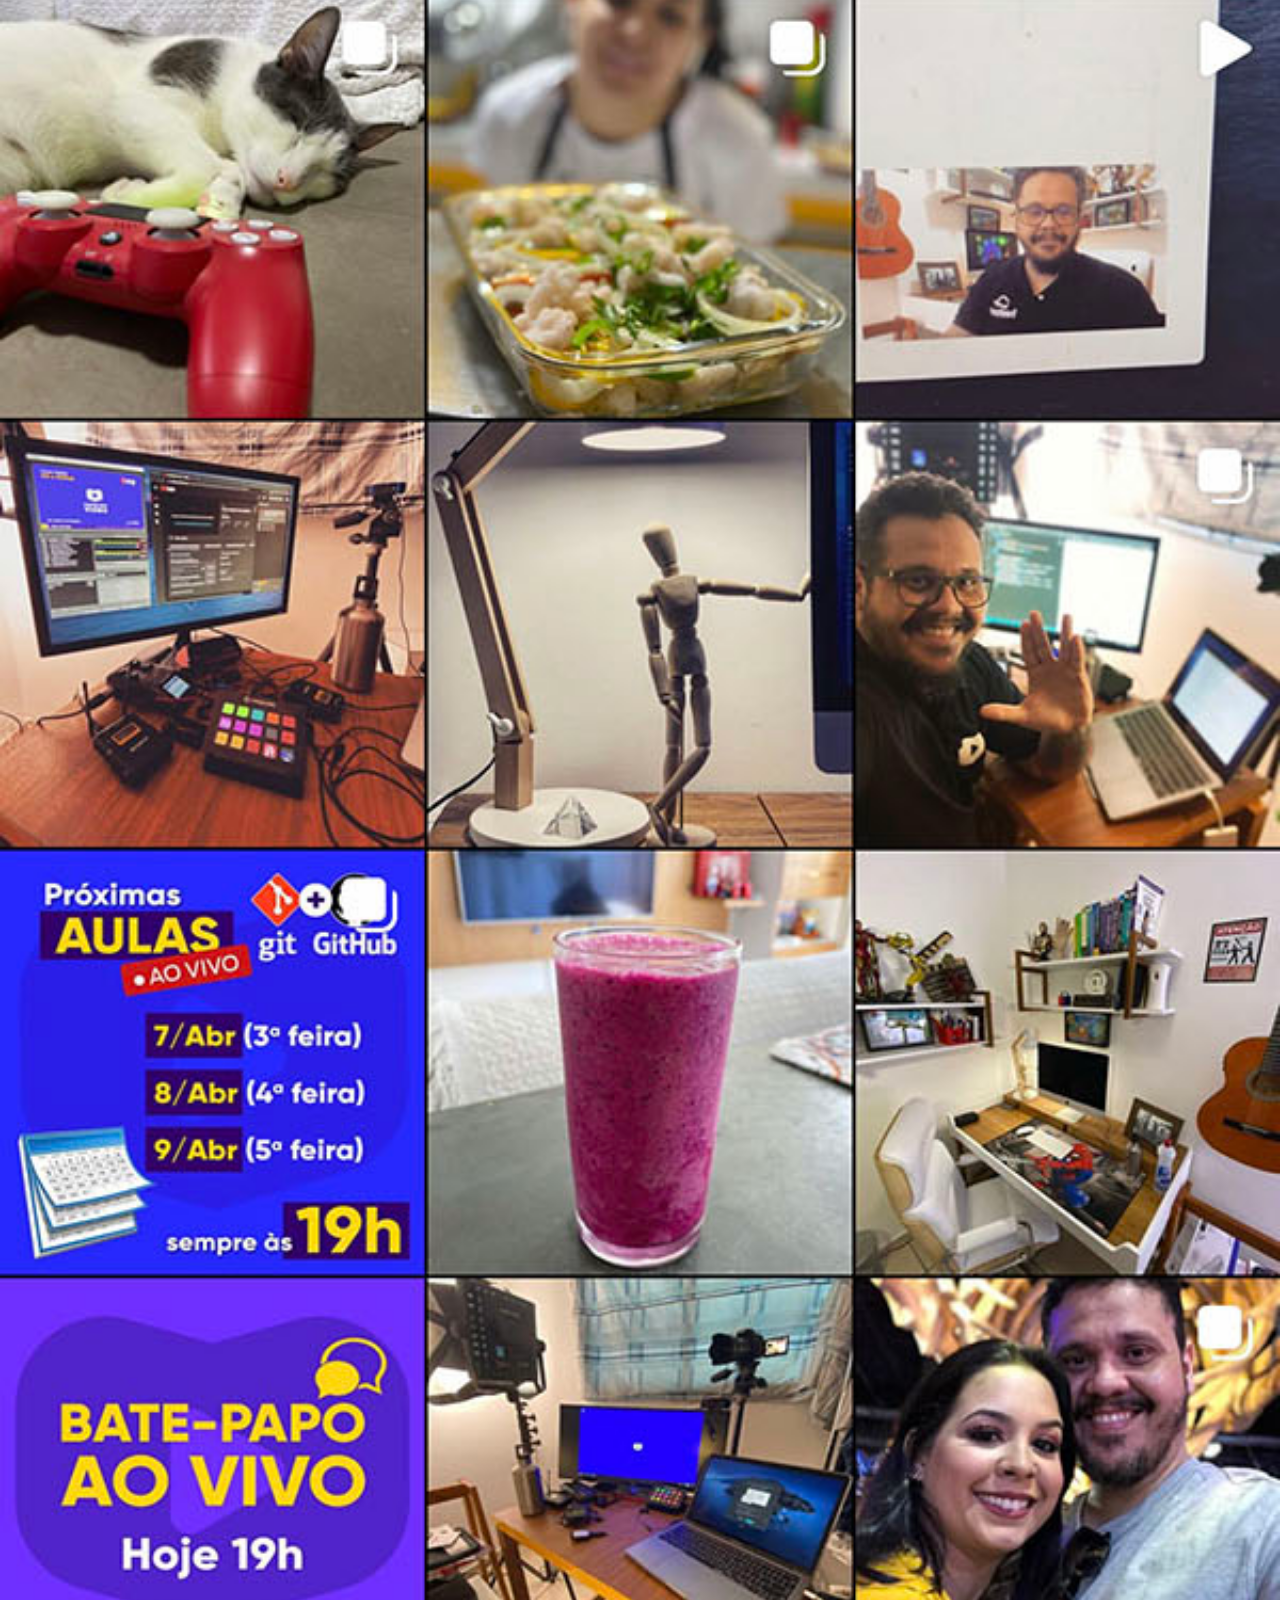
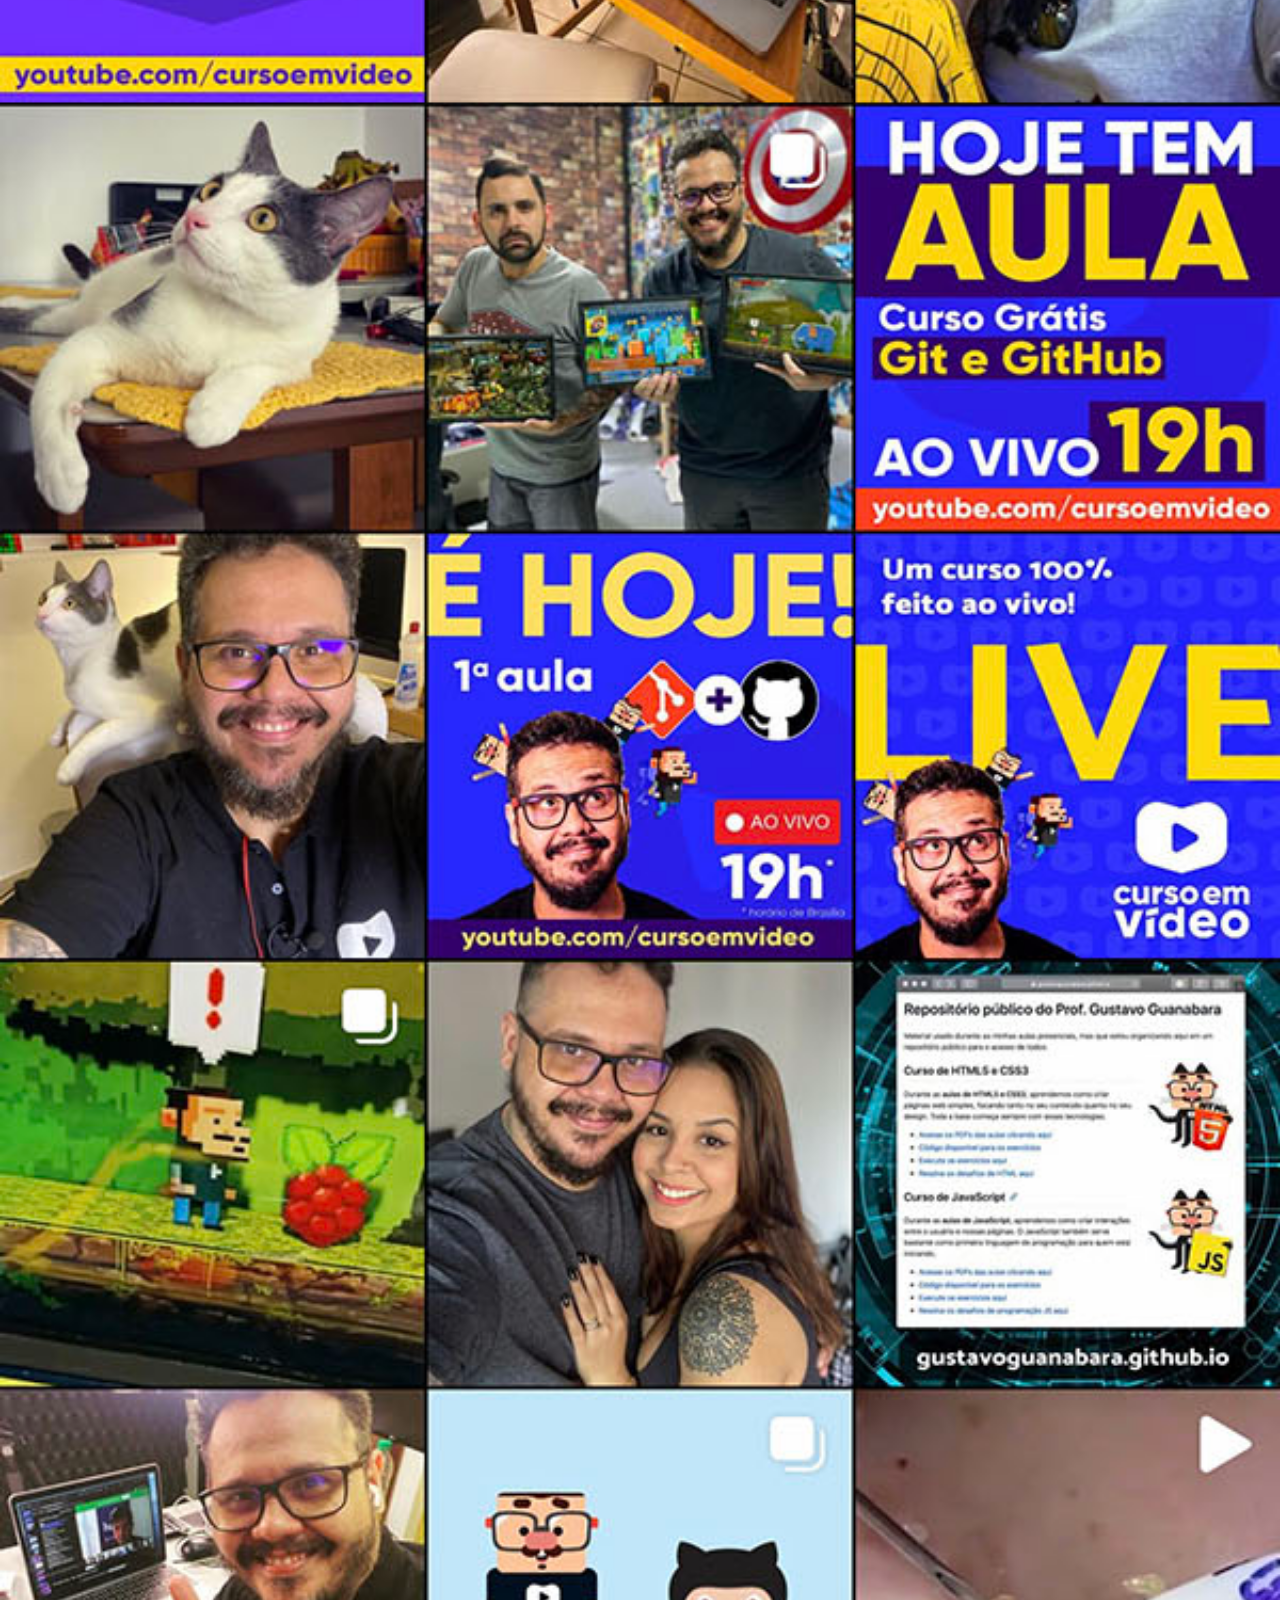
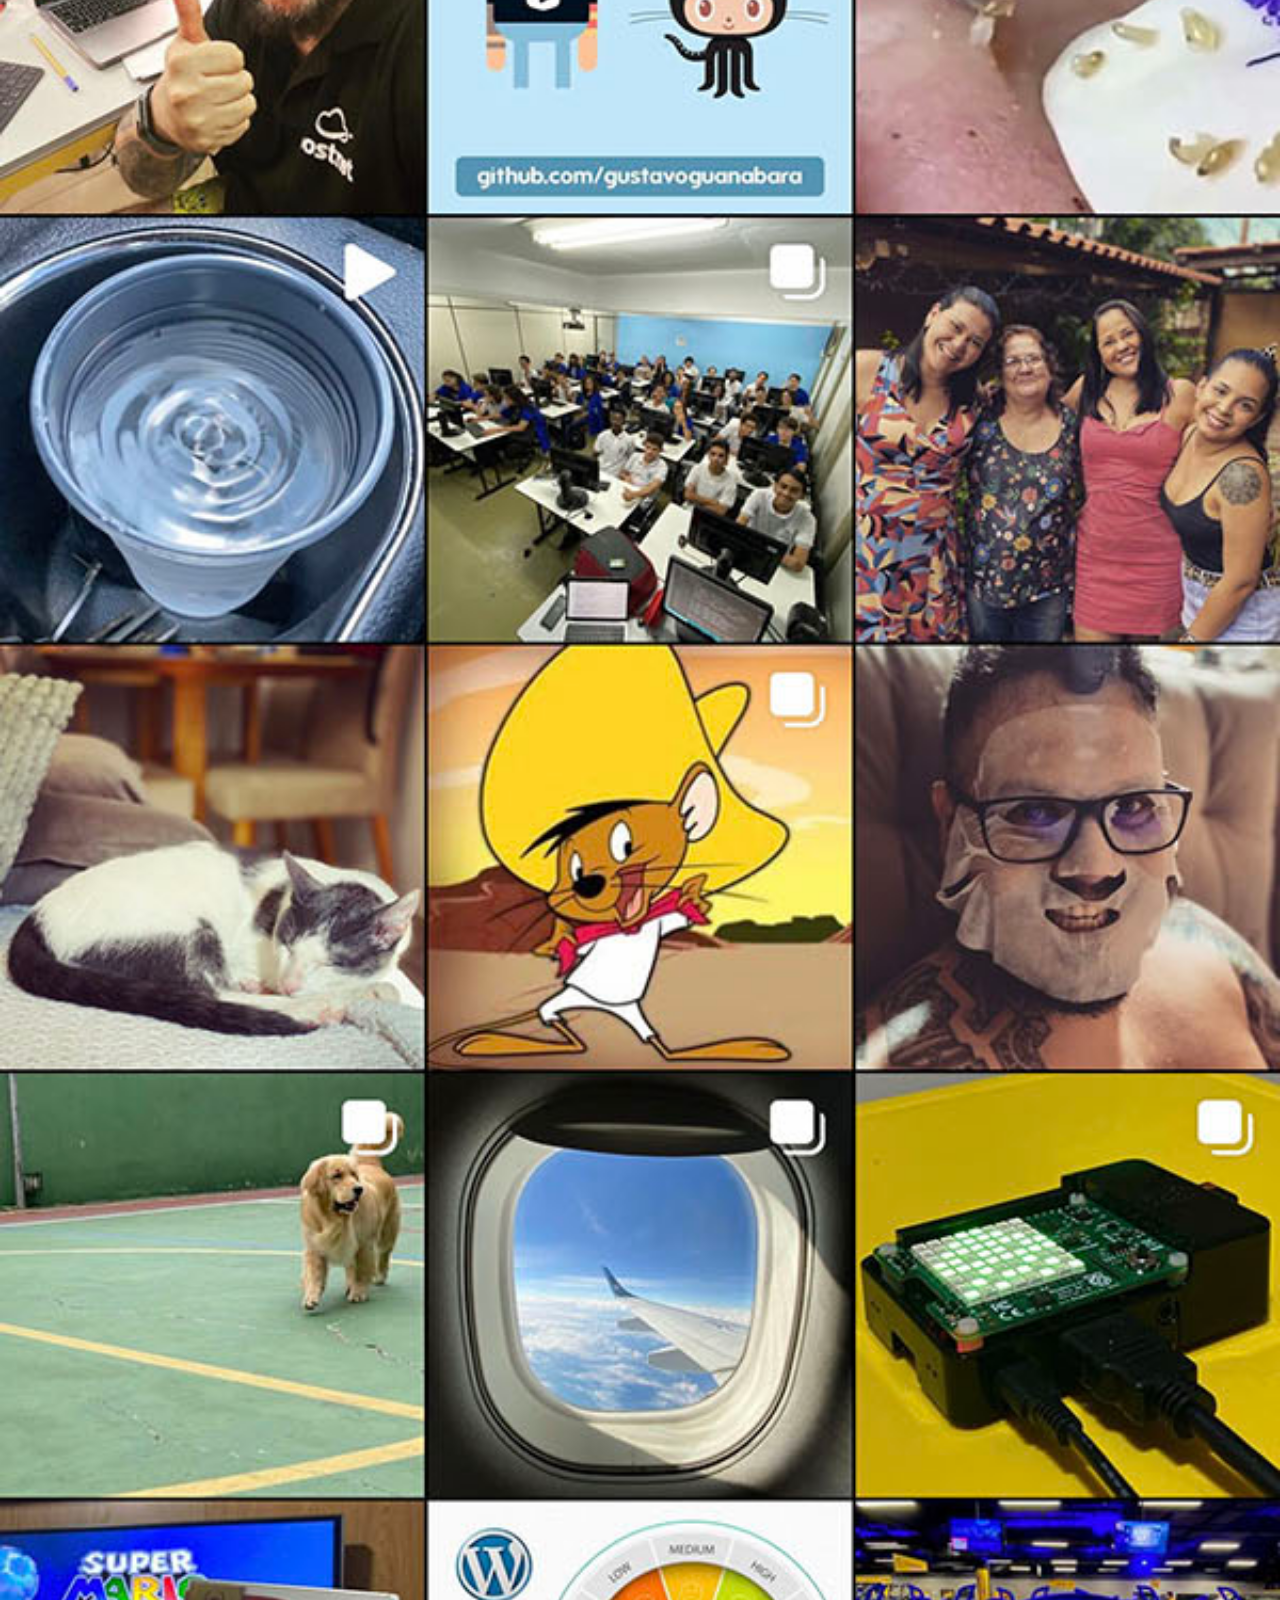
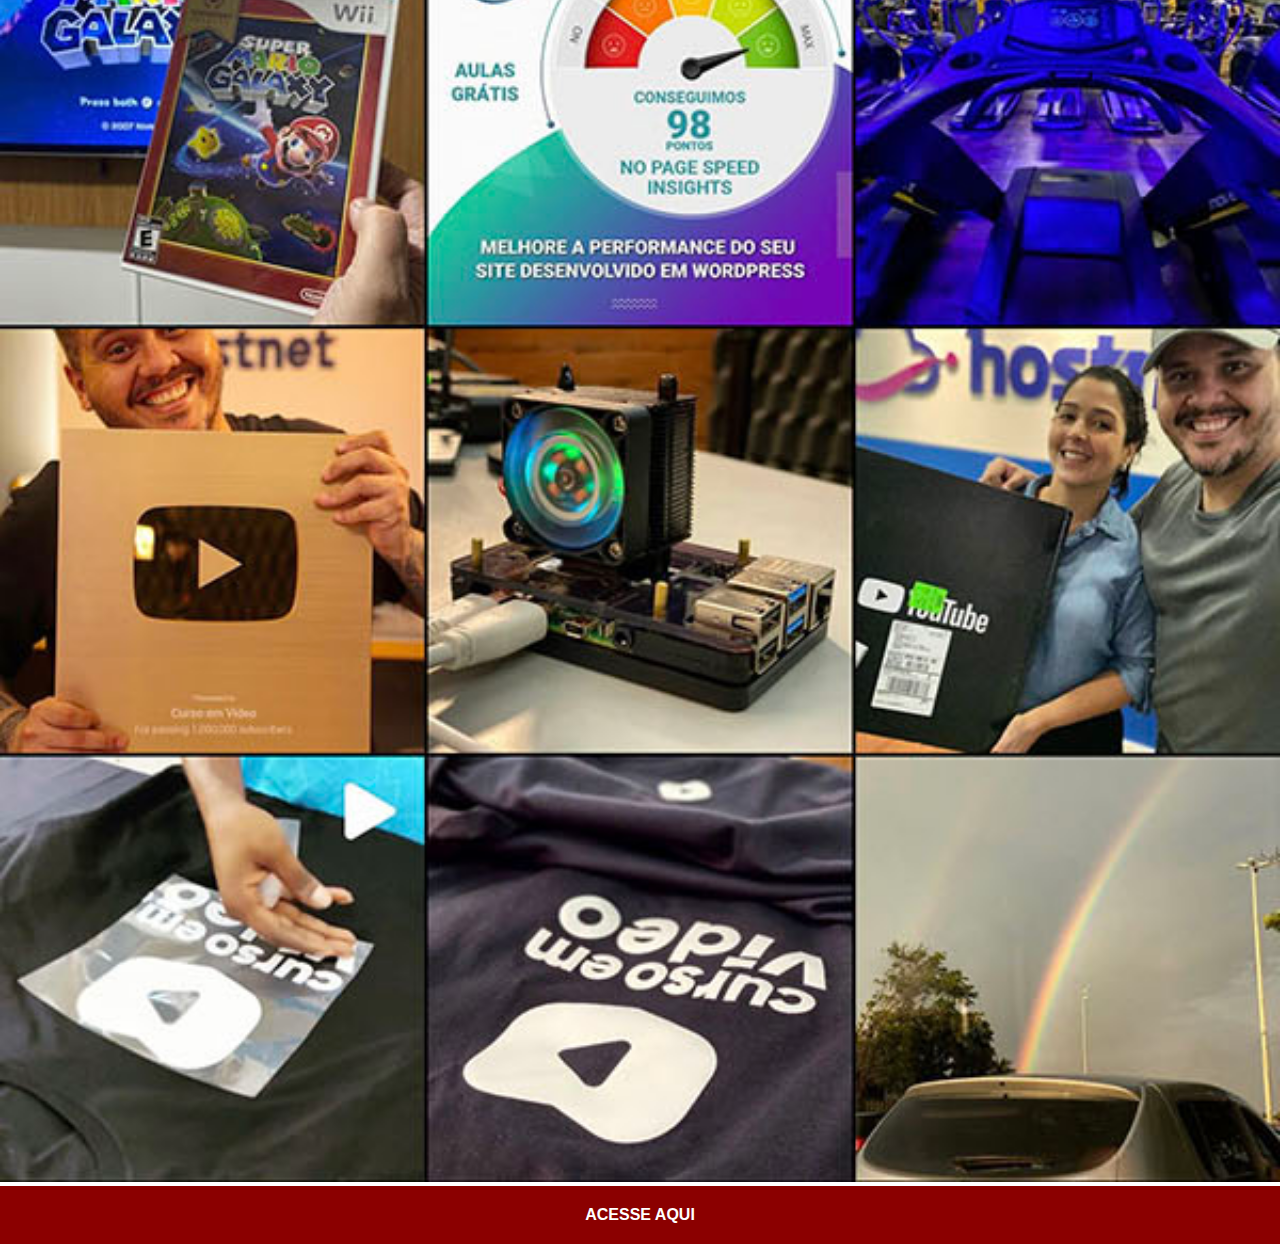
<file: instagram.html>
<!DOCTYPE html>
<html lang="pt-br">
<head>
    <meta charset="UTF-8">
    <meta http-equiv="X-UA-Compatible" content="IE=edge">
    <meta name="viewport" content="width=device-width, initial-scale=1.0">
    <title>Instagram</title>
    <link rel="stylesheet" href="estilos/social.css">
</head>
<body>
    <img src="imagens/tela-instagram.jpg" alt="Instagram"><a href="https://www.instagram.com/gustavoguanabara/" target="_blank">ACESSE AQUI</a>
</body>
</html>
</file>
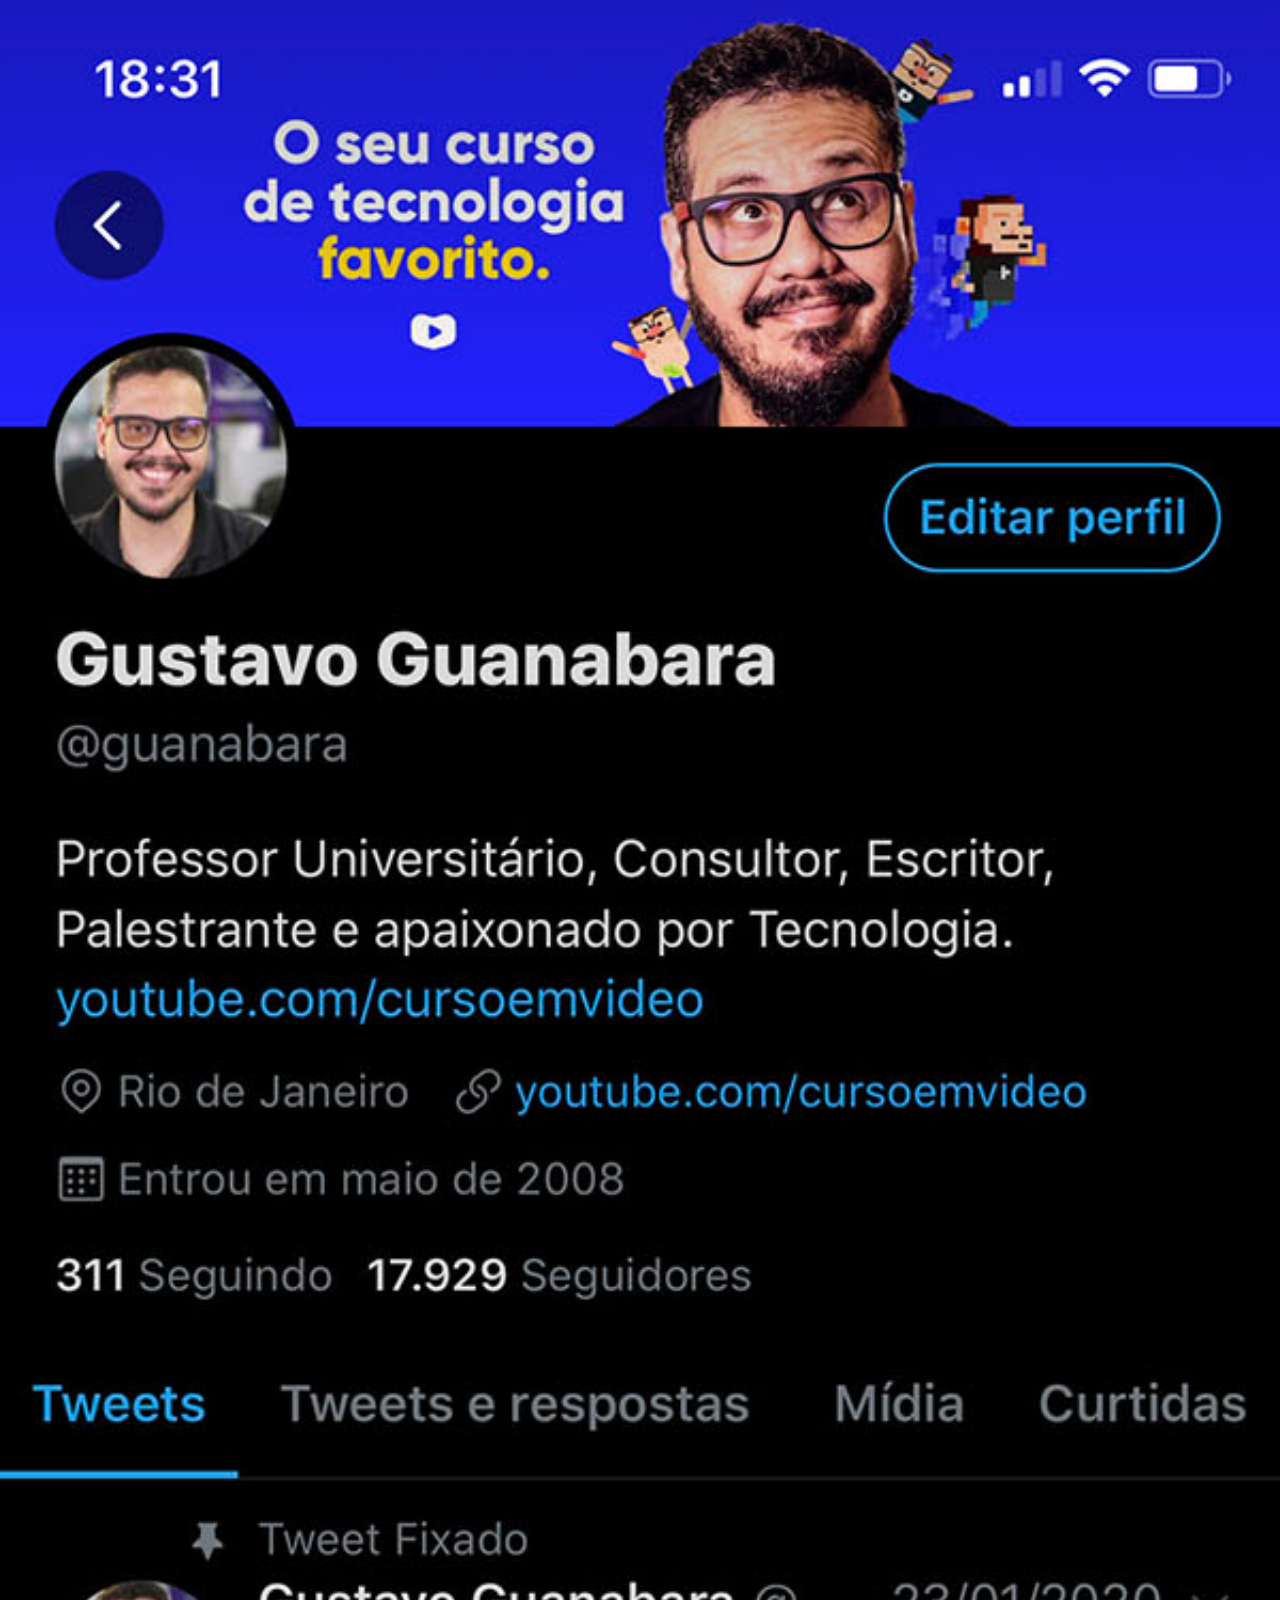
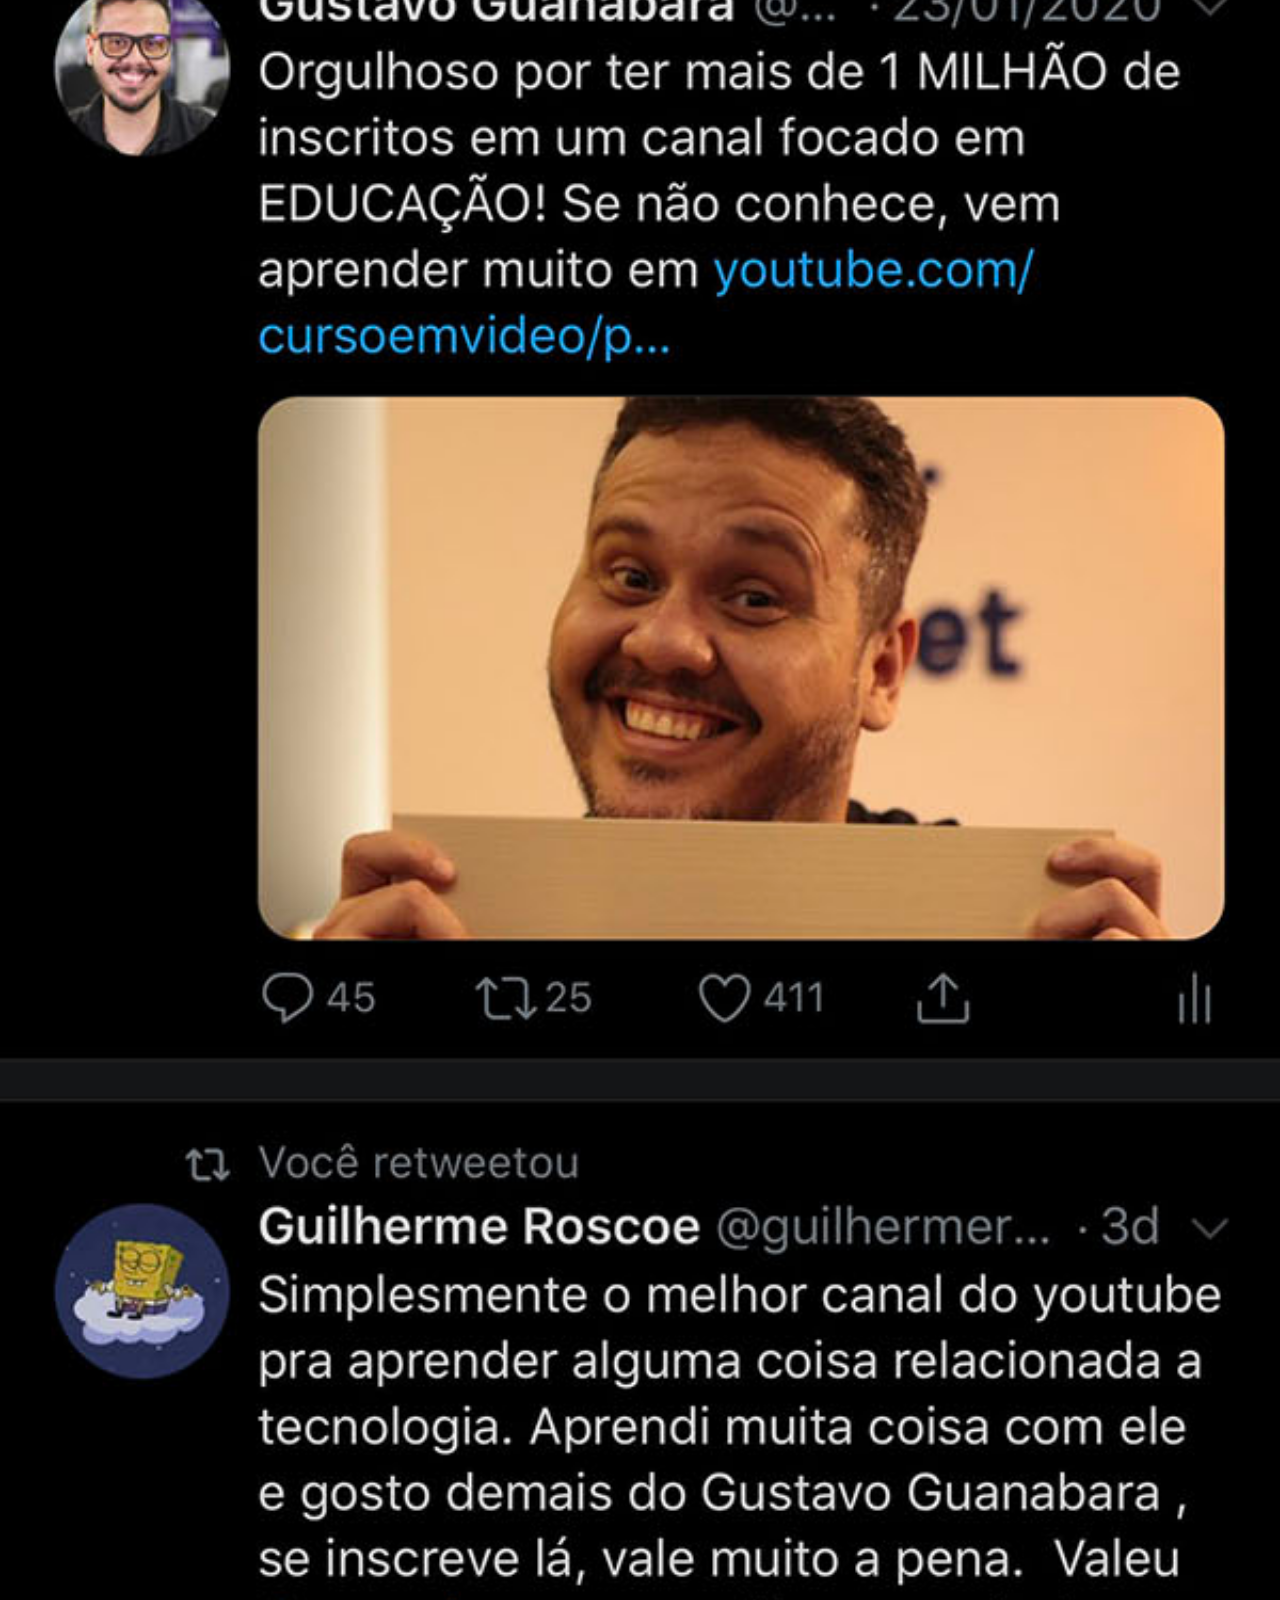
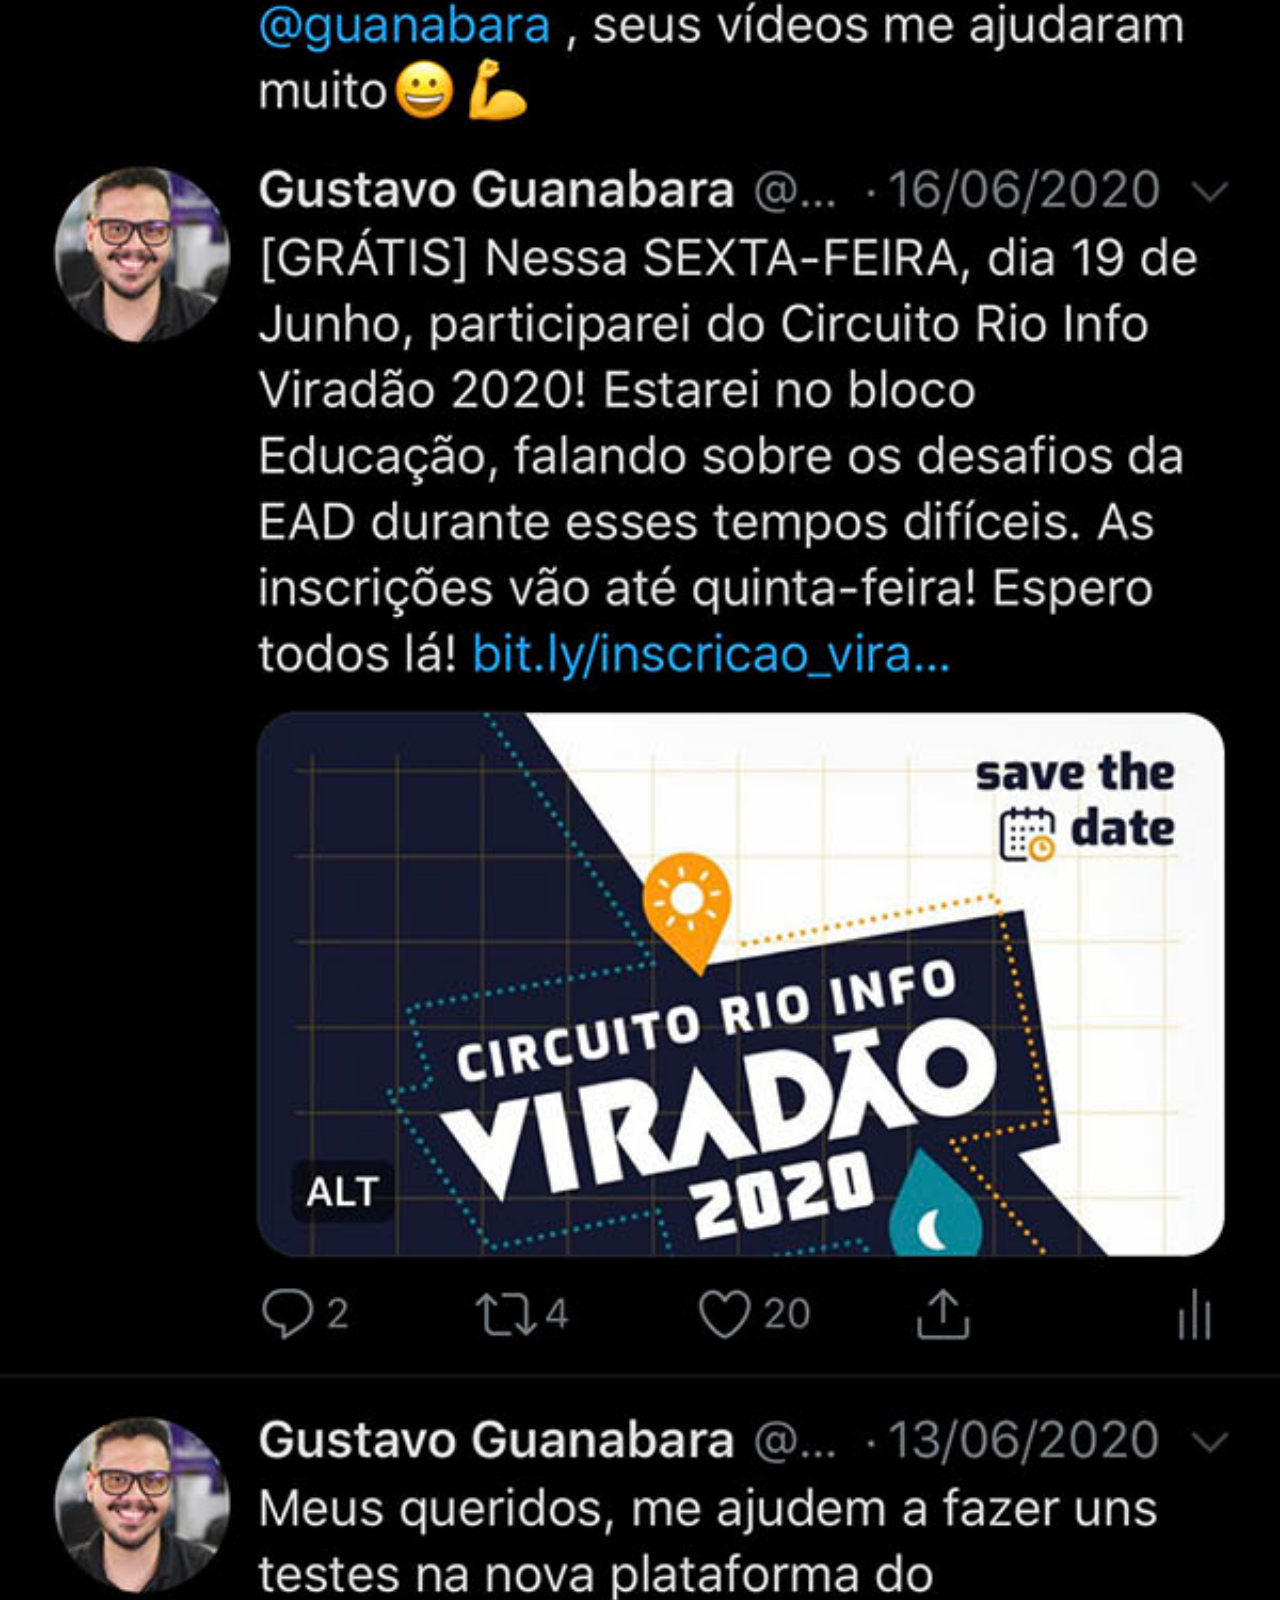
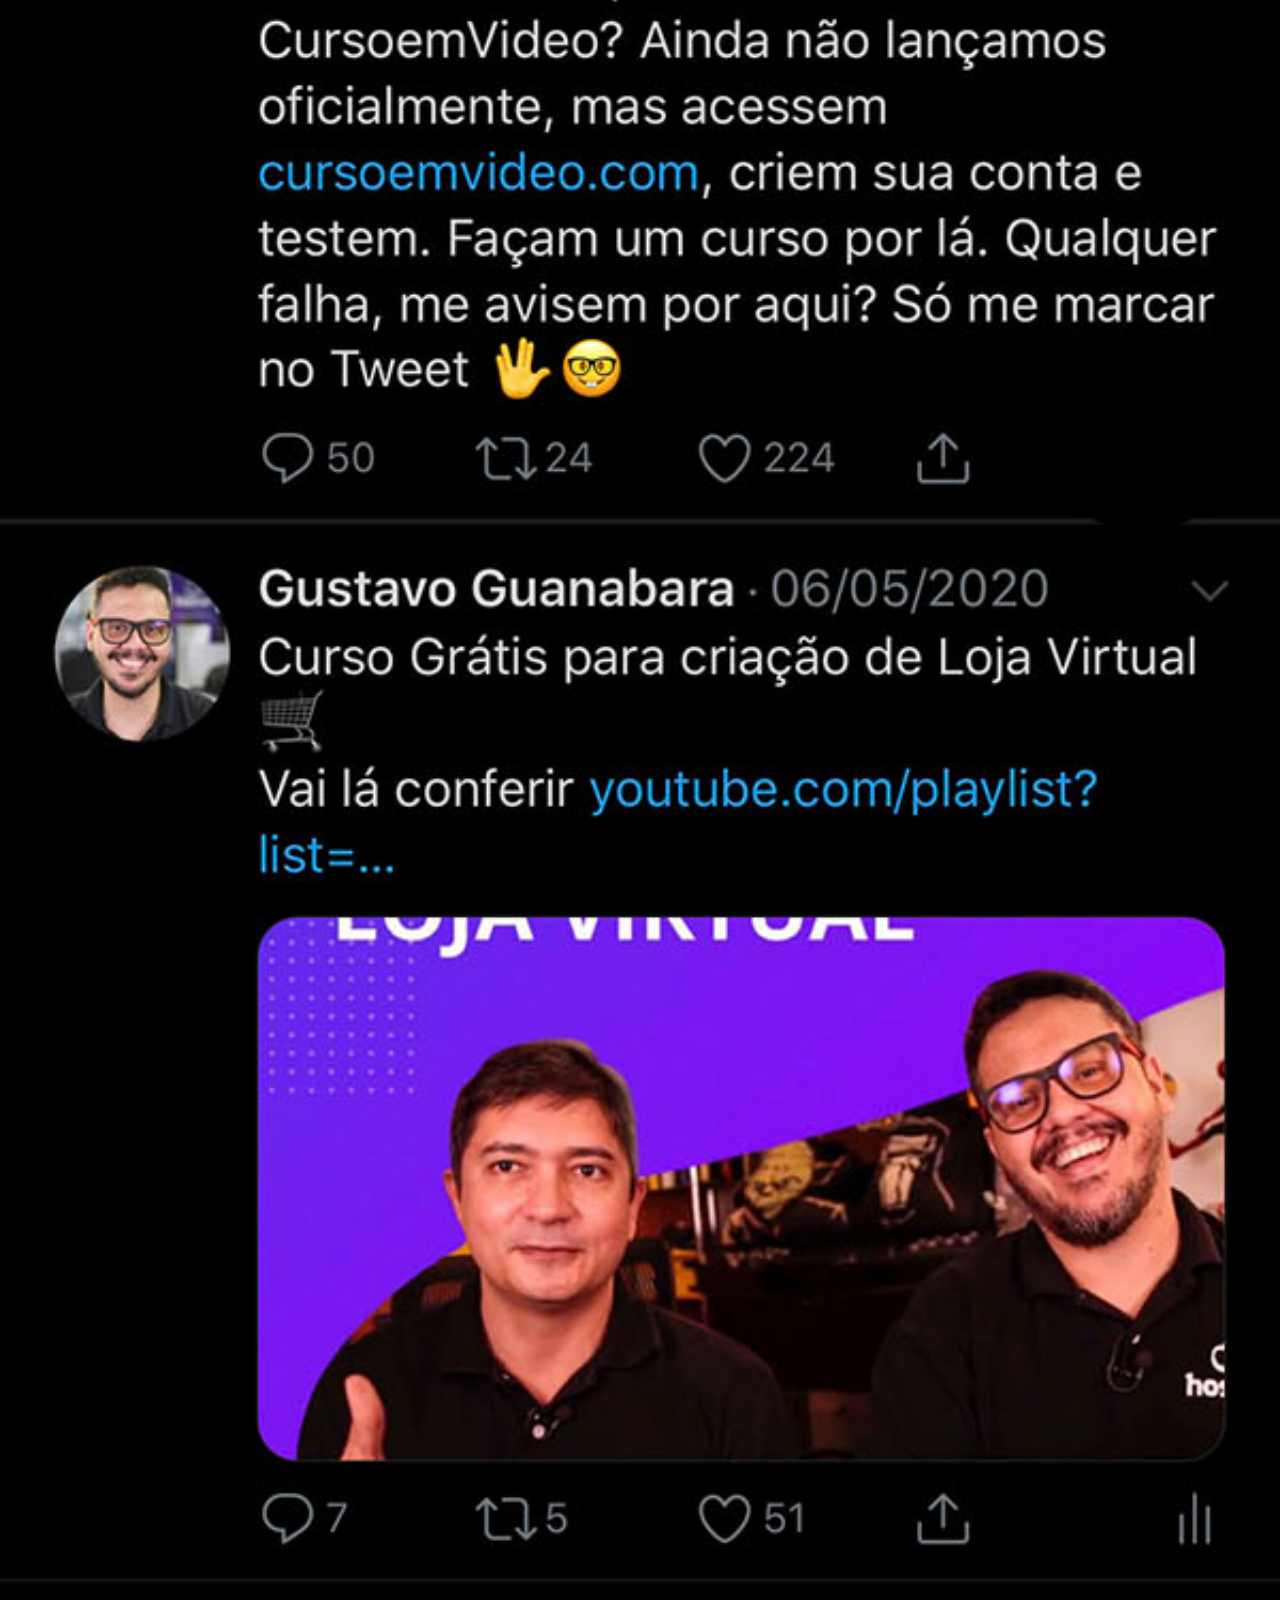
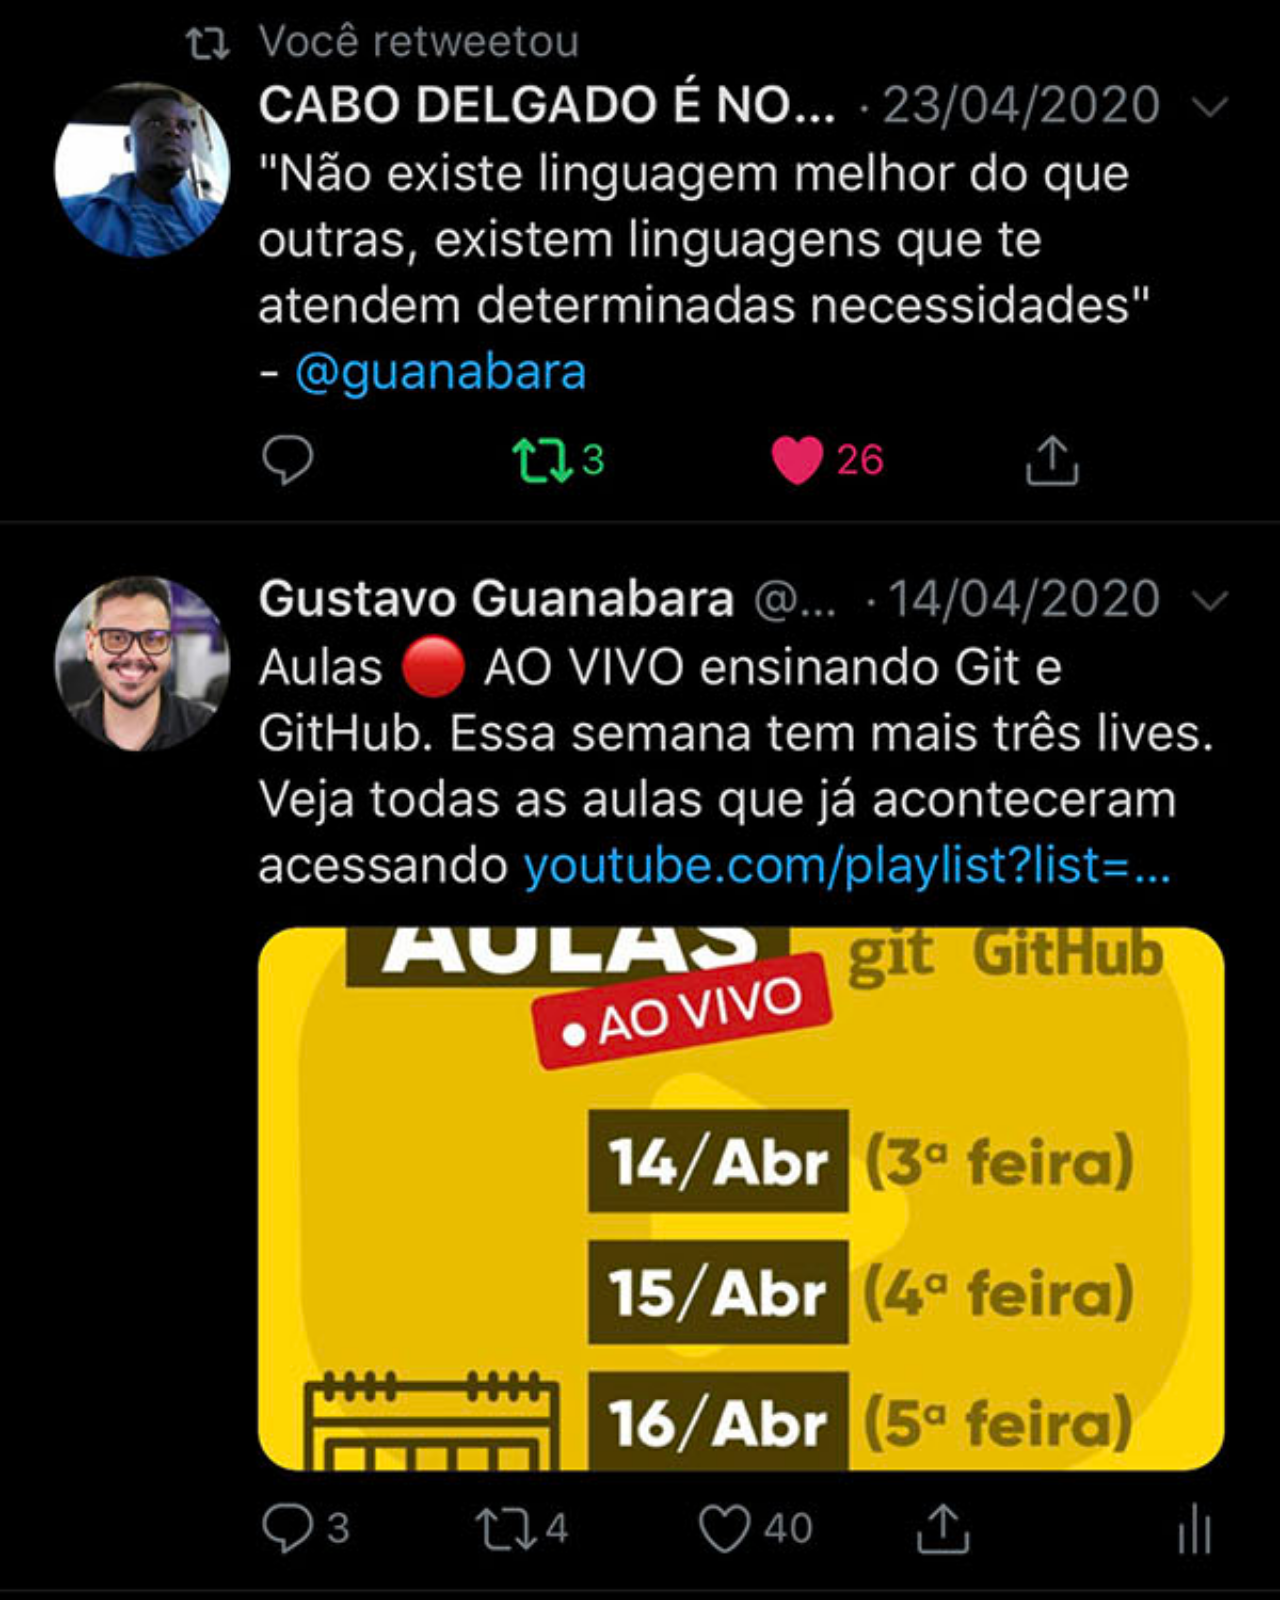
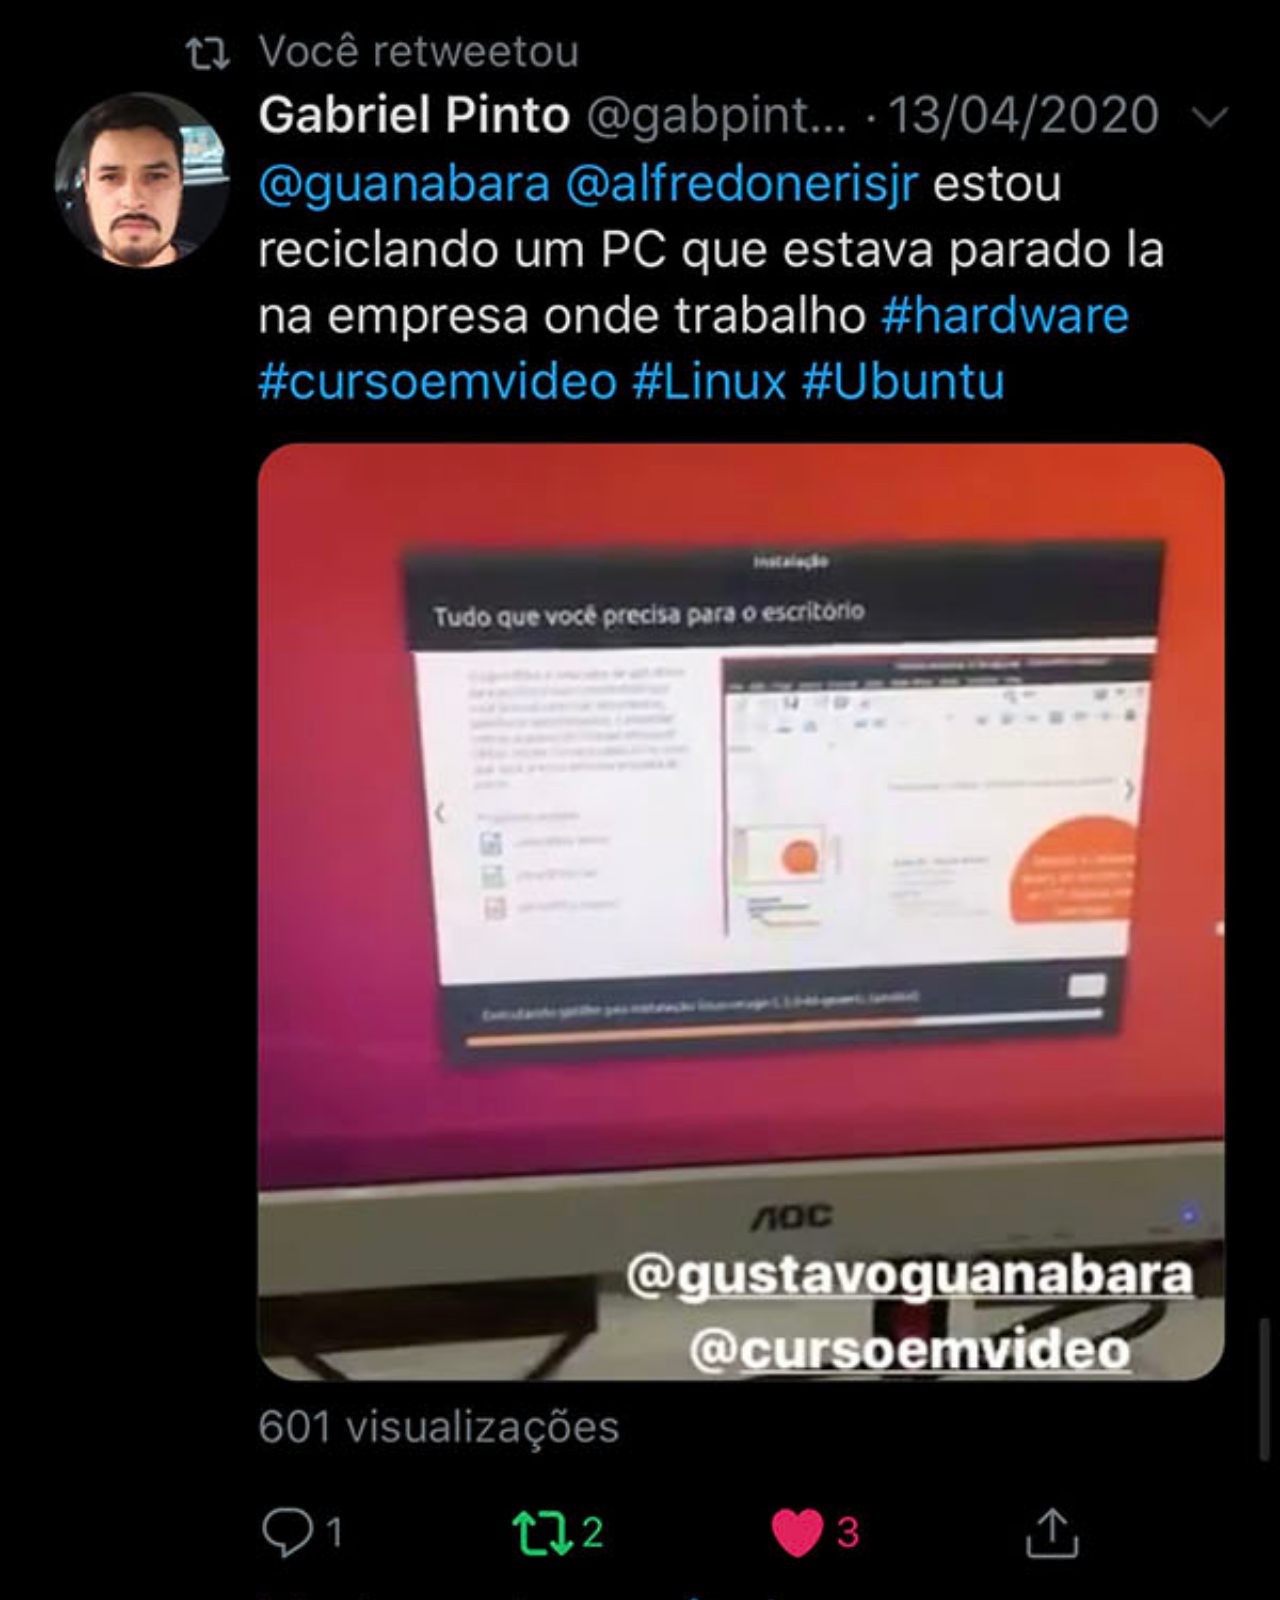
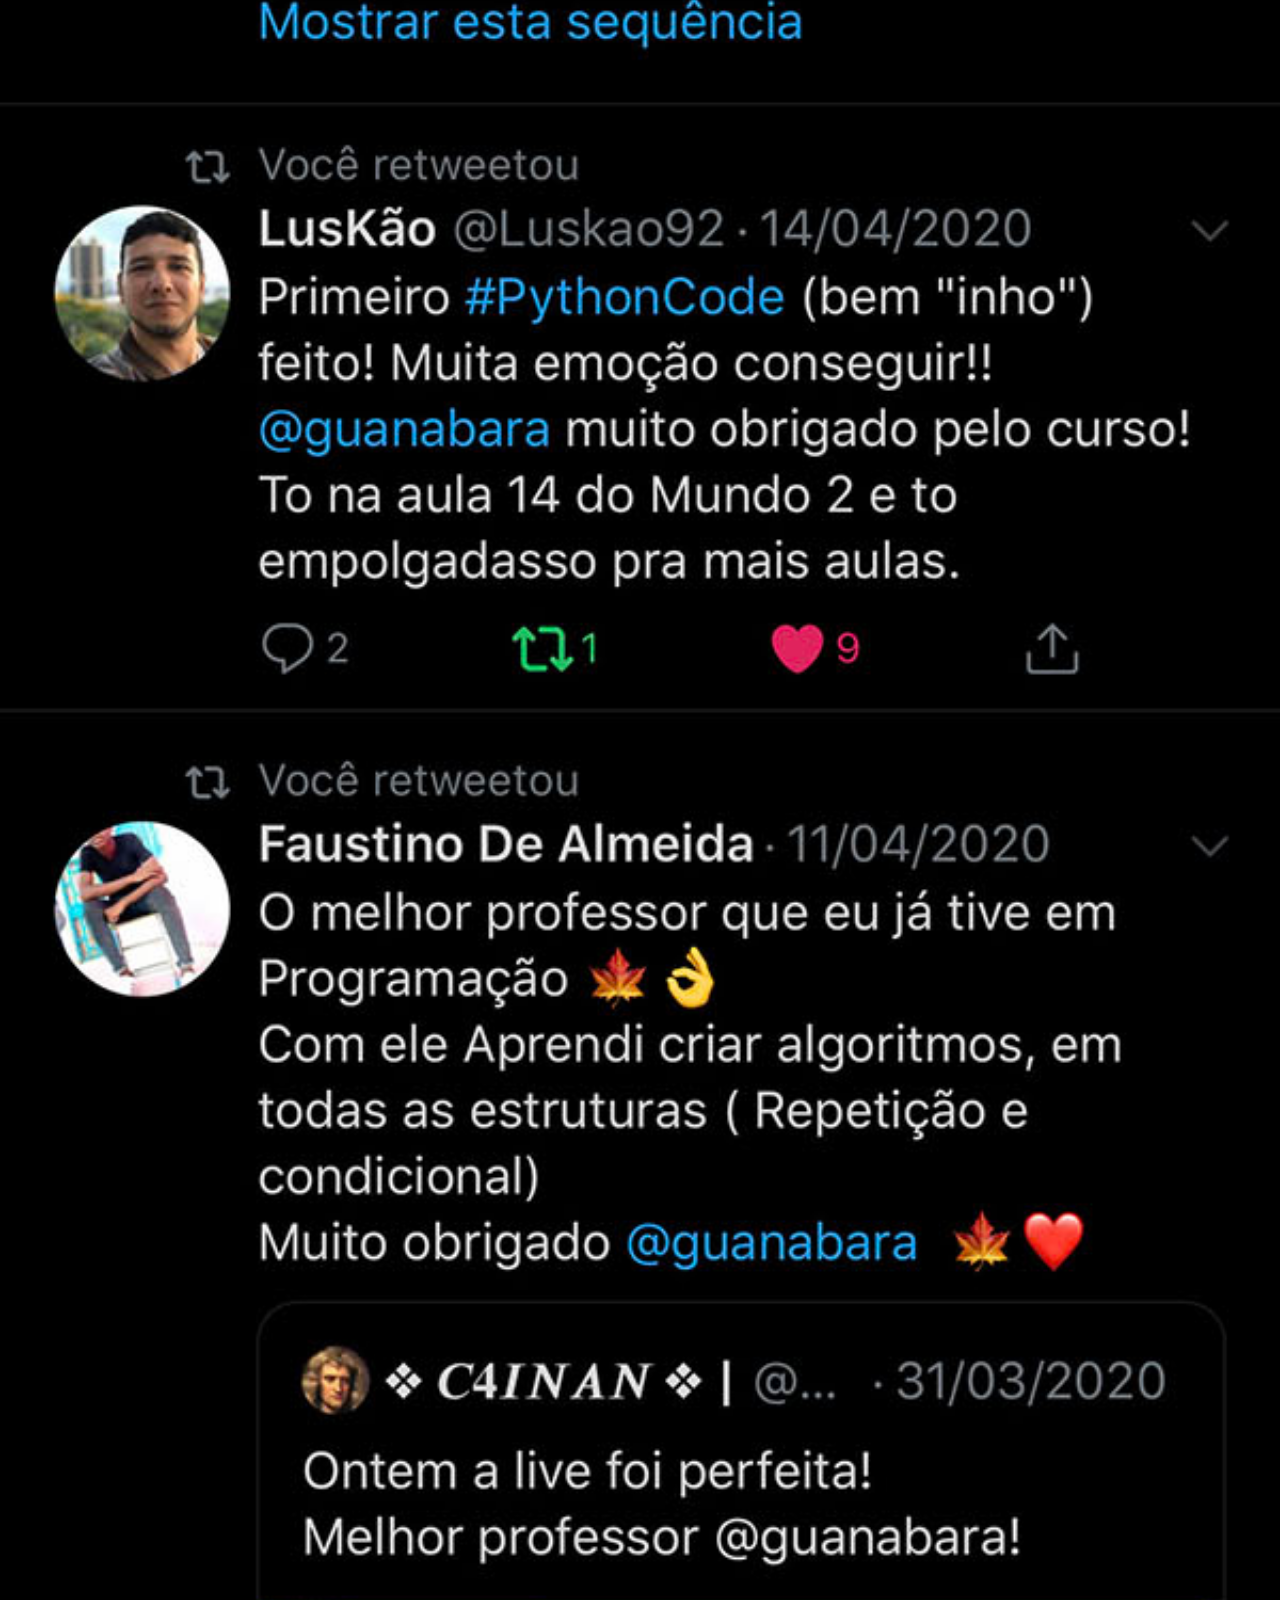
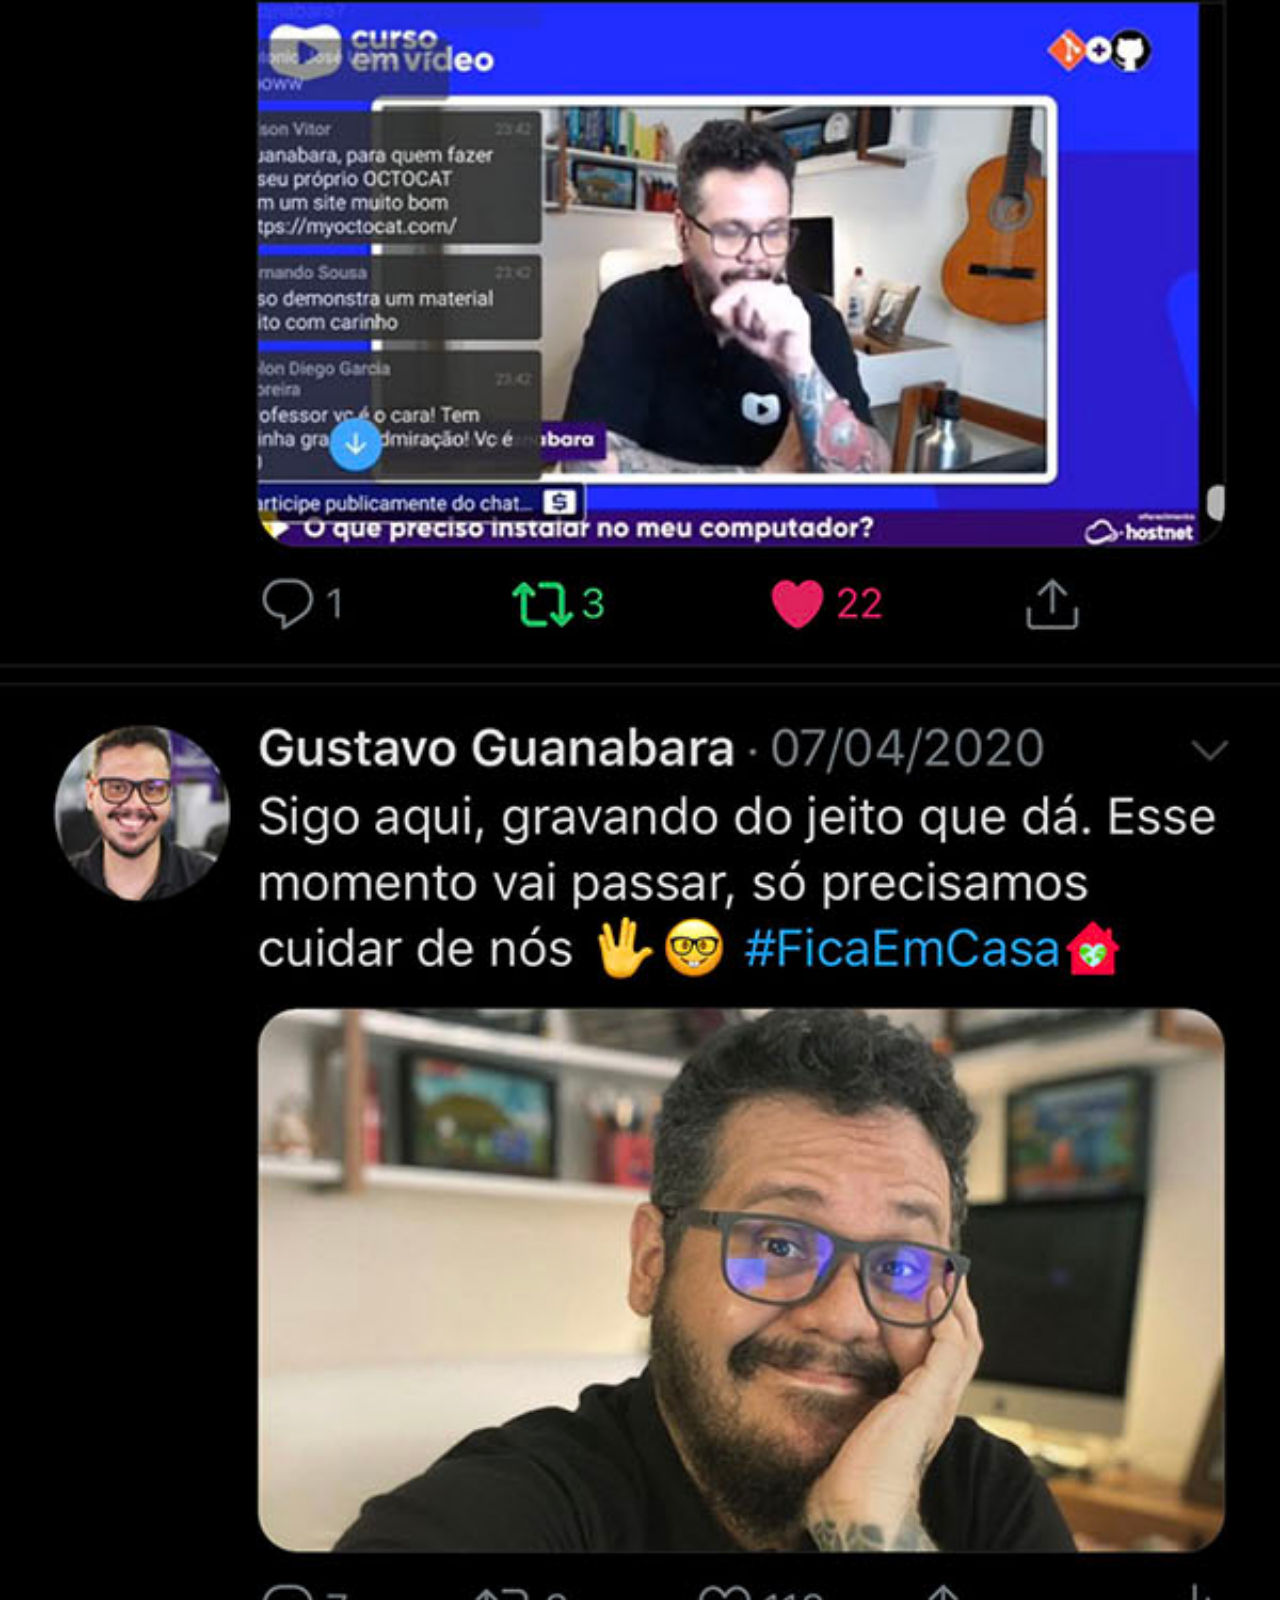
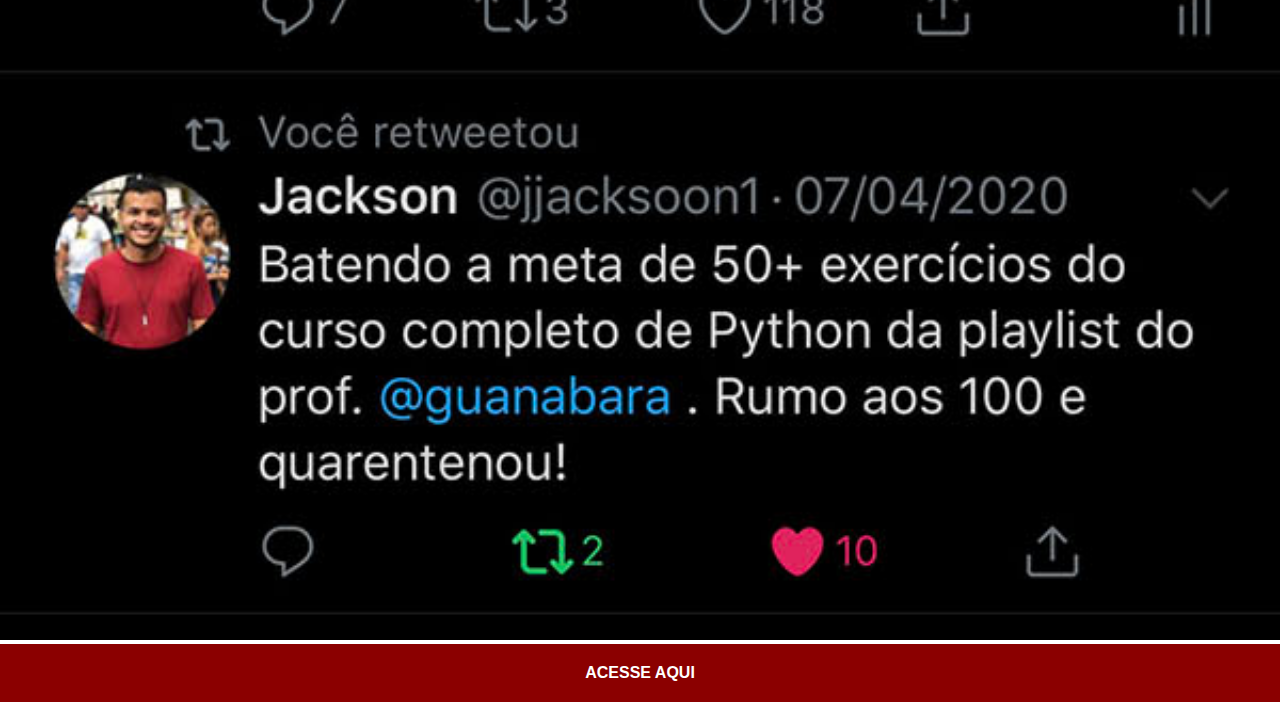
<file: twitter.html>
<!DOCTYPE html>
<html lang="pt-br">
<head>
    <meta charset="UTF-8">
    <meta http-equiv="X-UA-Compatible" content="IE=edge">
    <meta name="viewport" content="width=device-width, initial-scale=1.0">
    <title>Twitter</title>
    <link rel="stylesheet" href="estilos/social.css">
</head>
<body>
    <img src="imagens/tela-twitter.jpg" alt="Twitter"><a href="https://twitter.com/guanabara?ref_src=twsrc%5Egoogle%7Ctwcamp%5Eserp%7Ctwgr%5Eauthor" target="_blank">ACESSE AQUI</a>
</body>
</html>
</file>
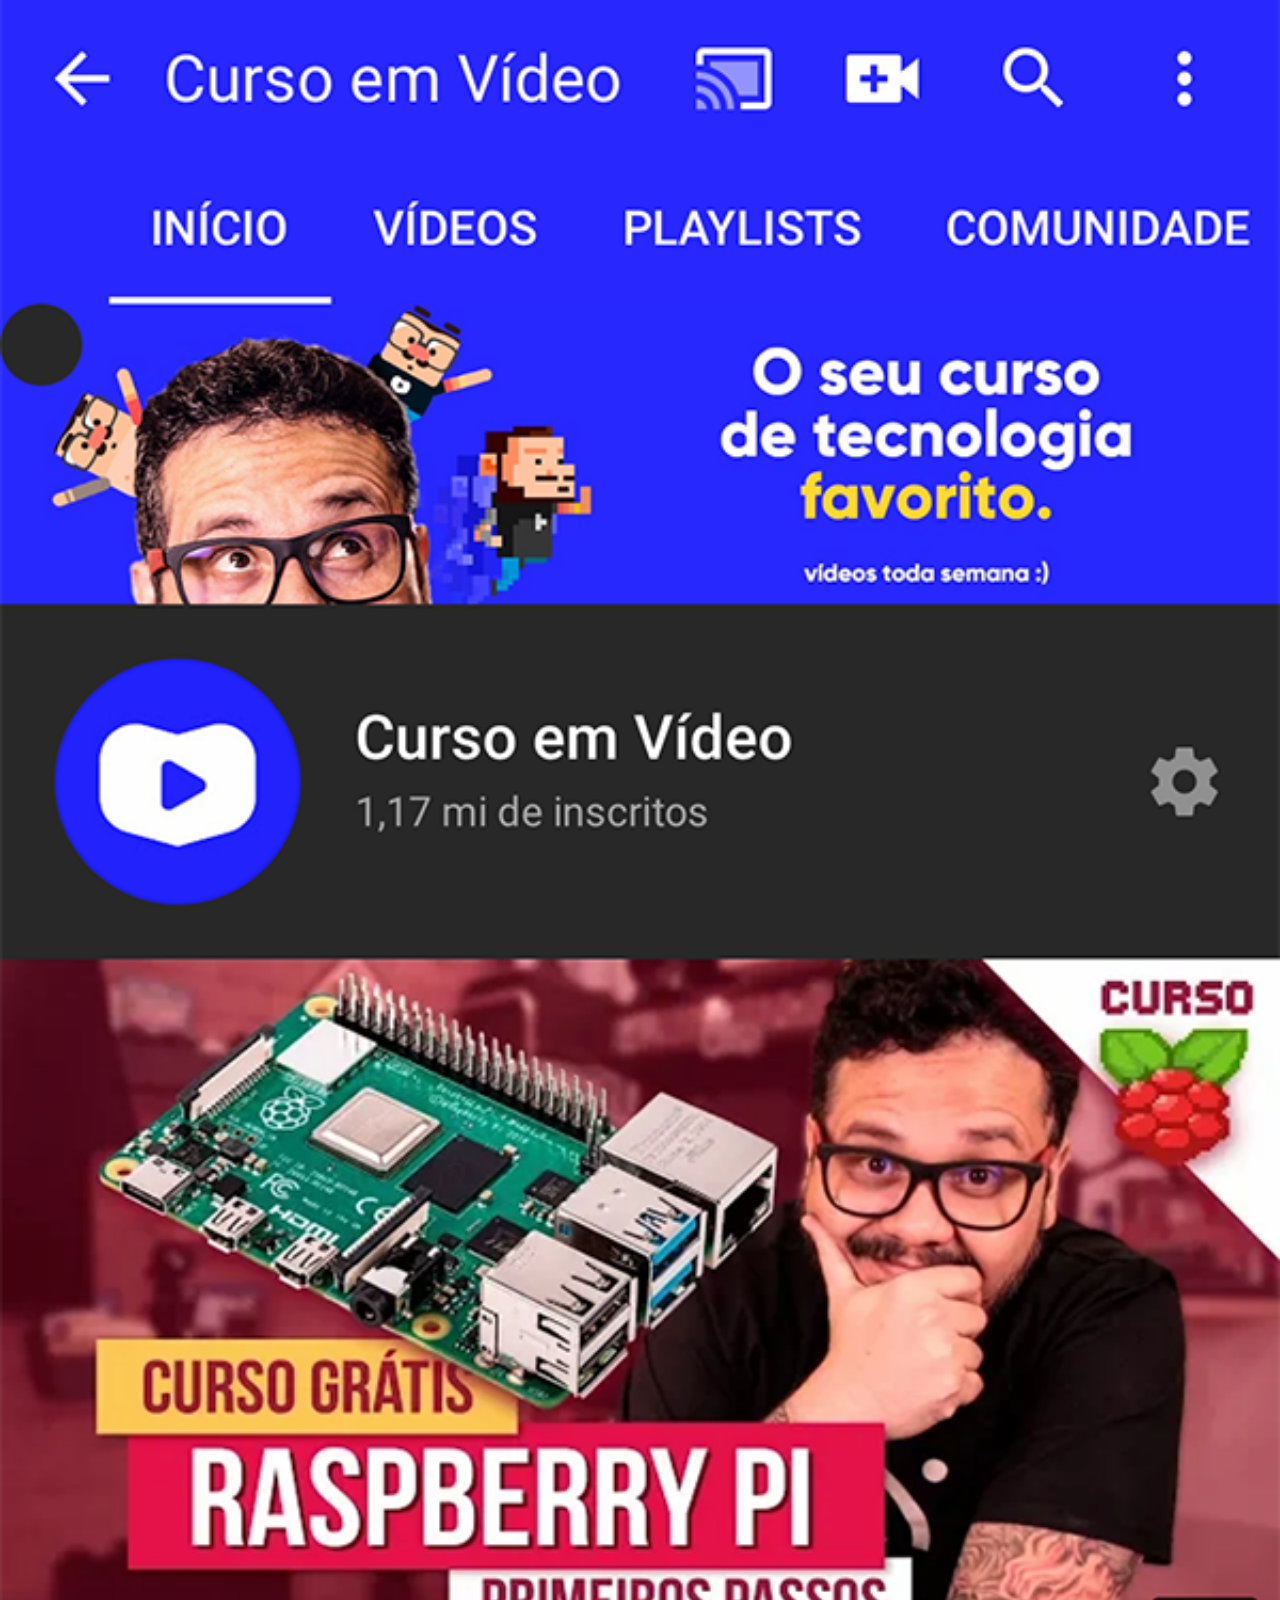
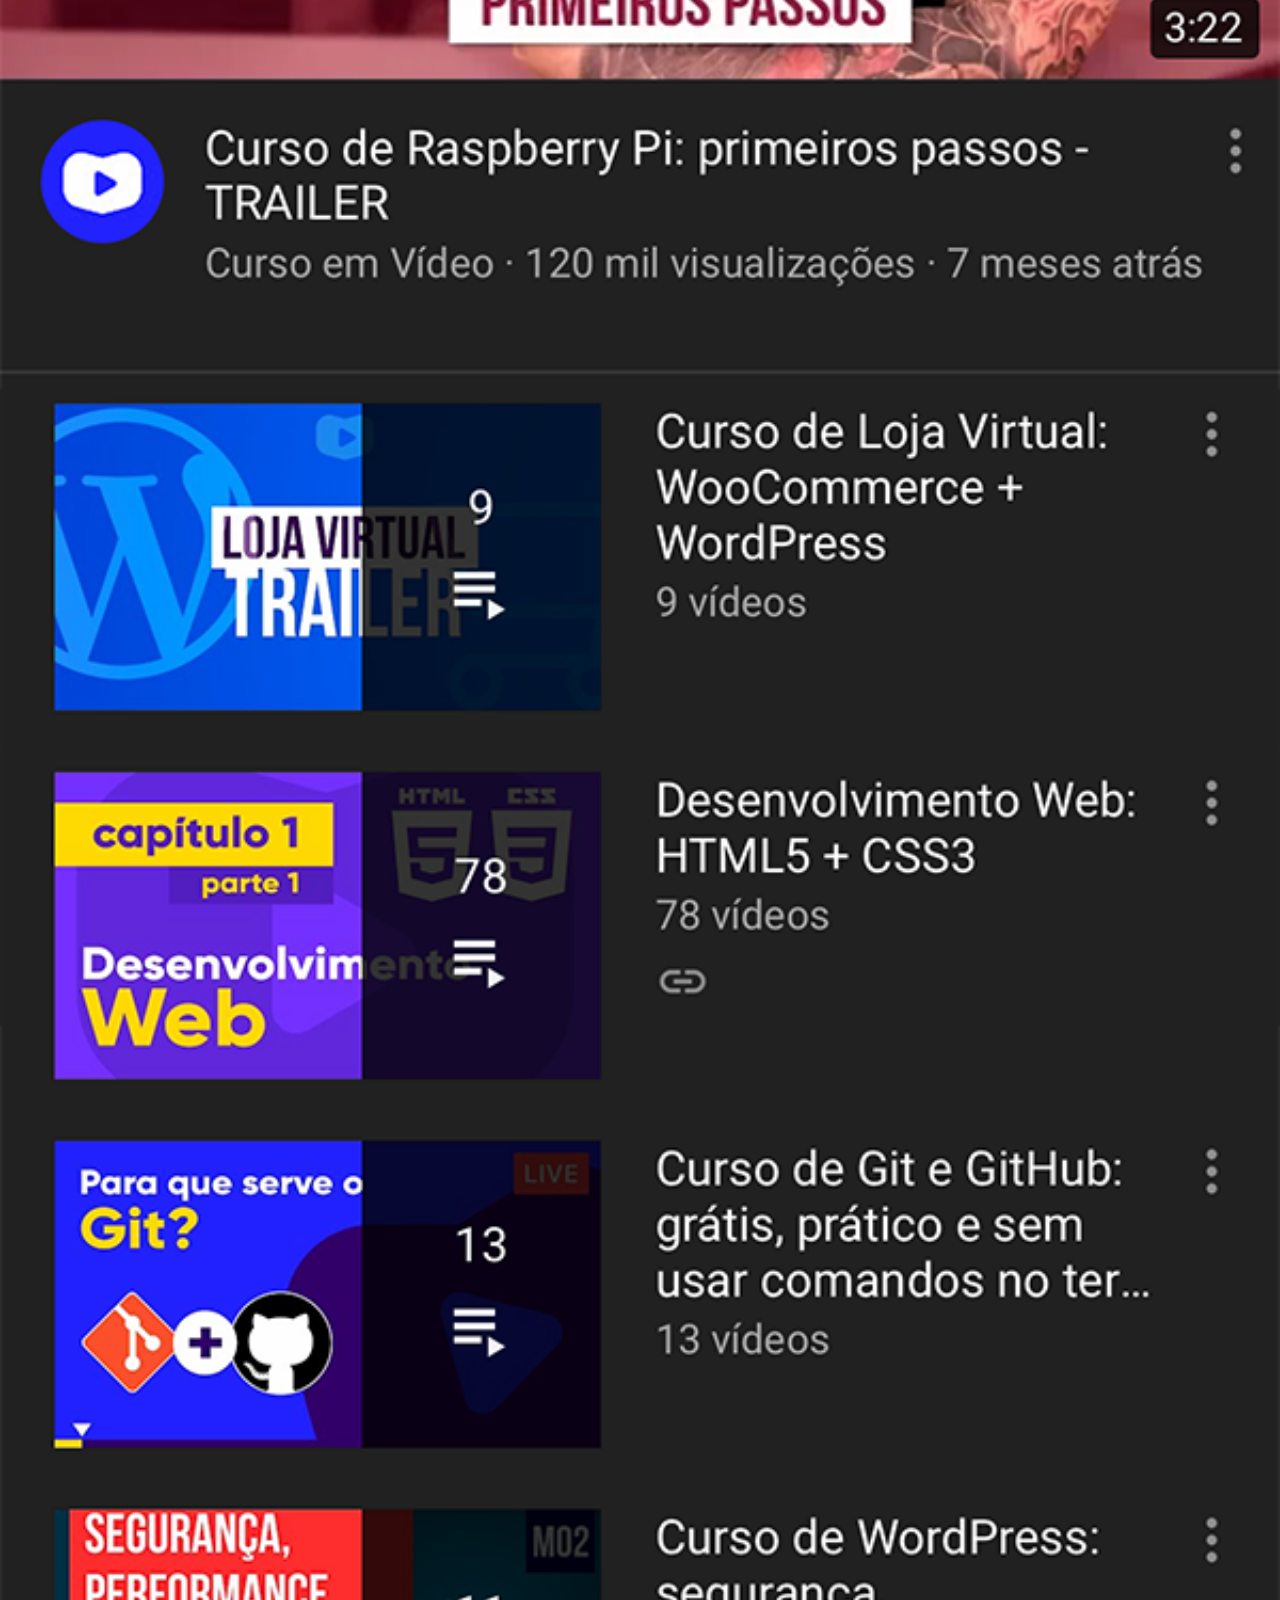
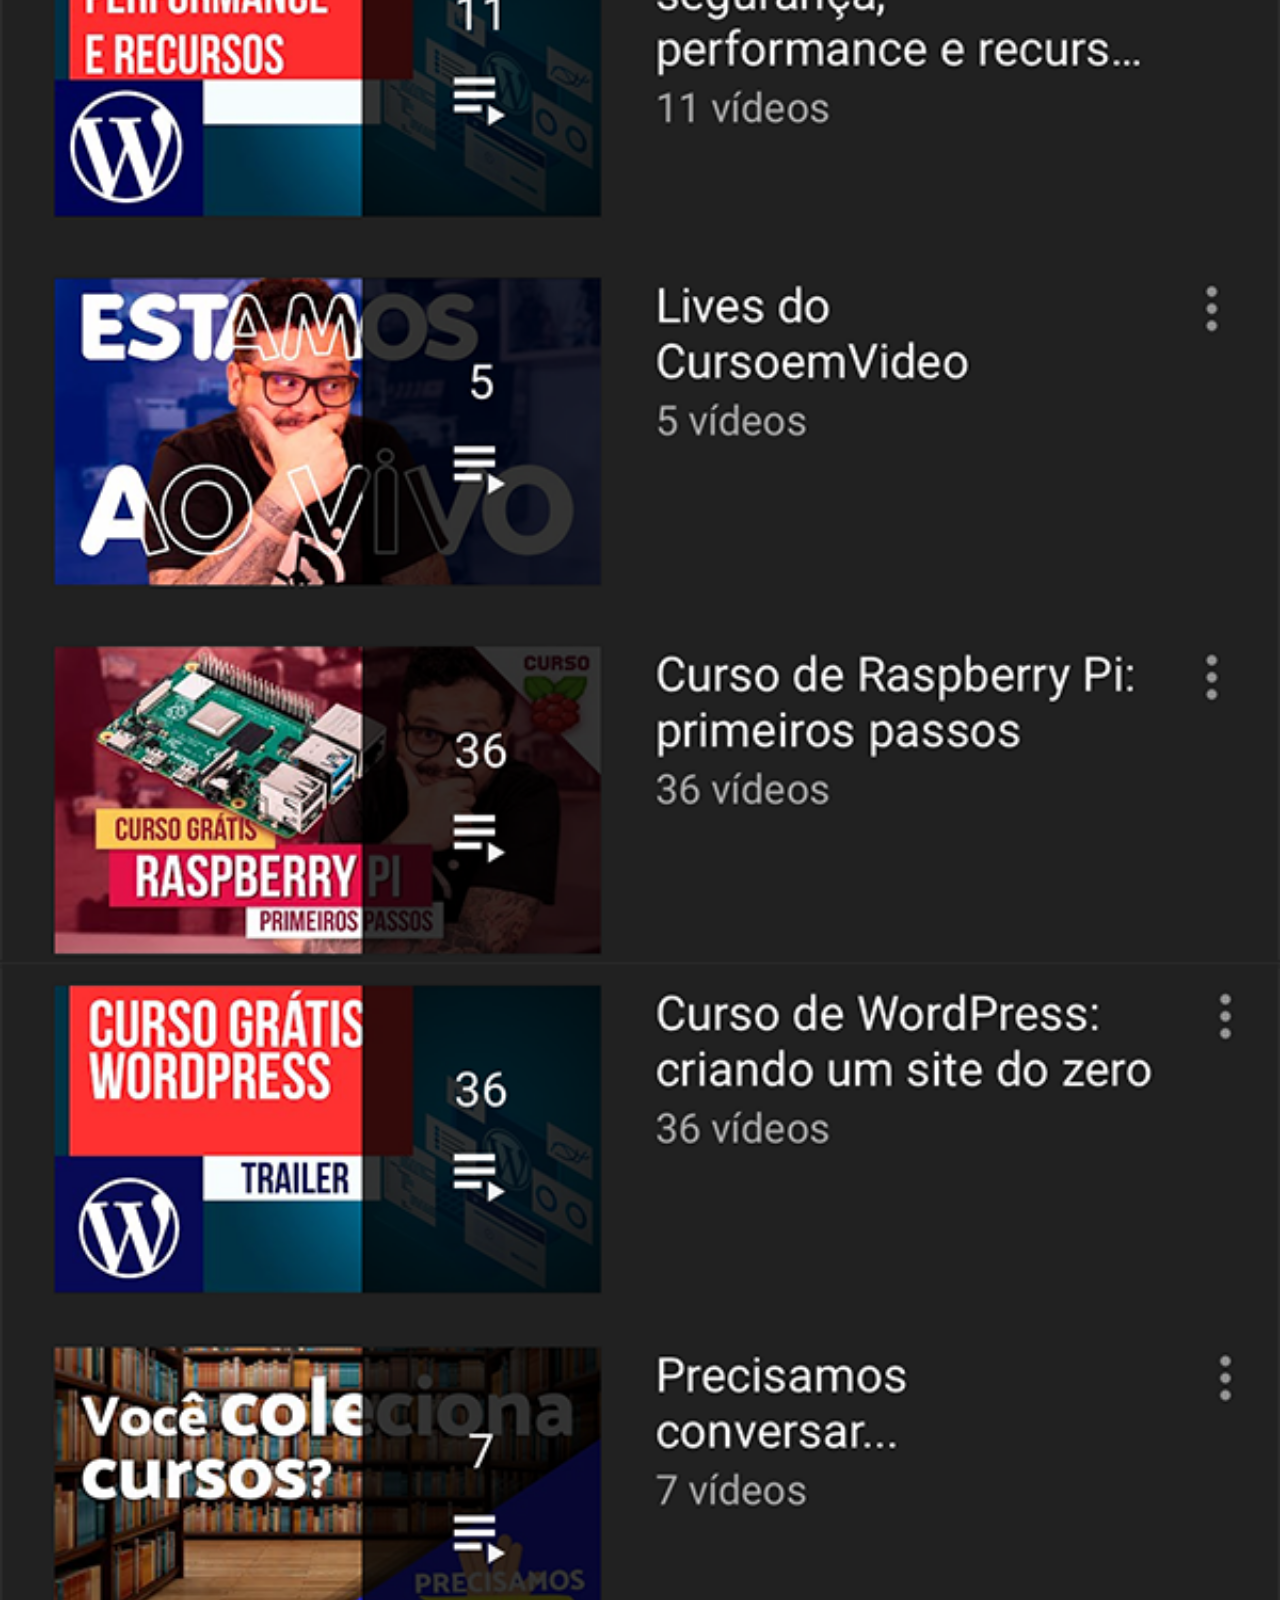
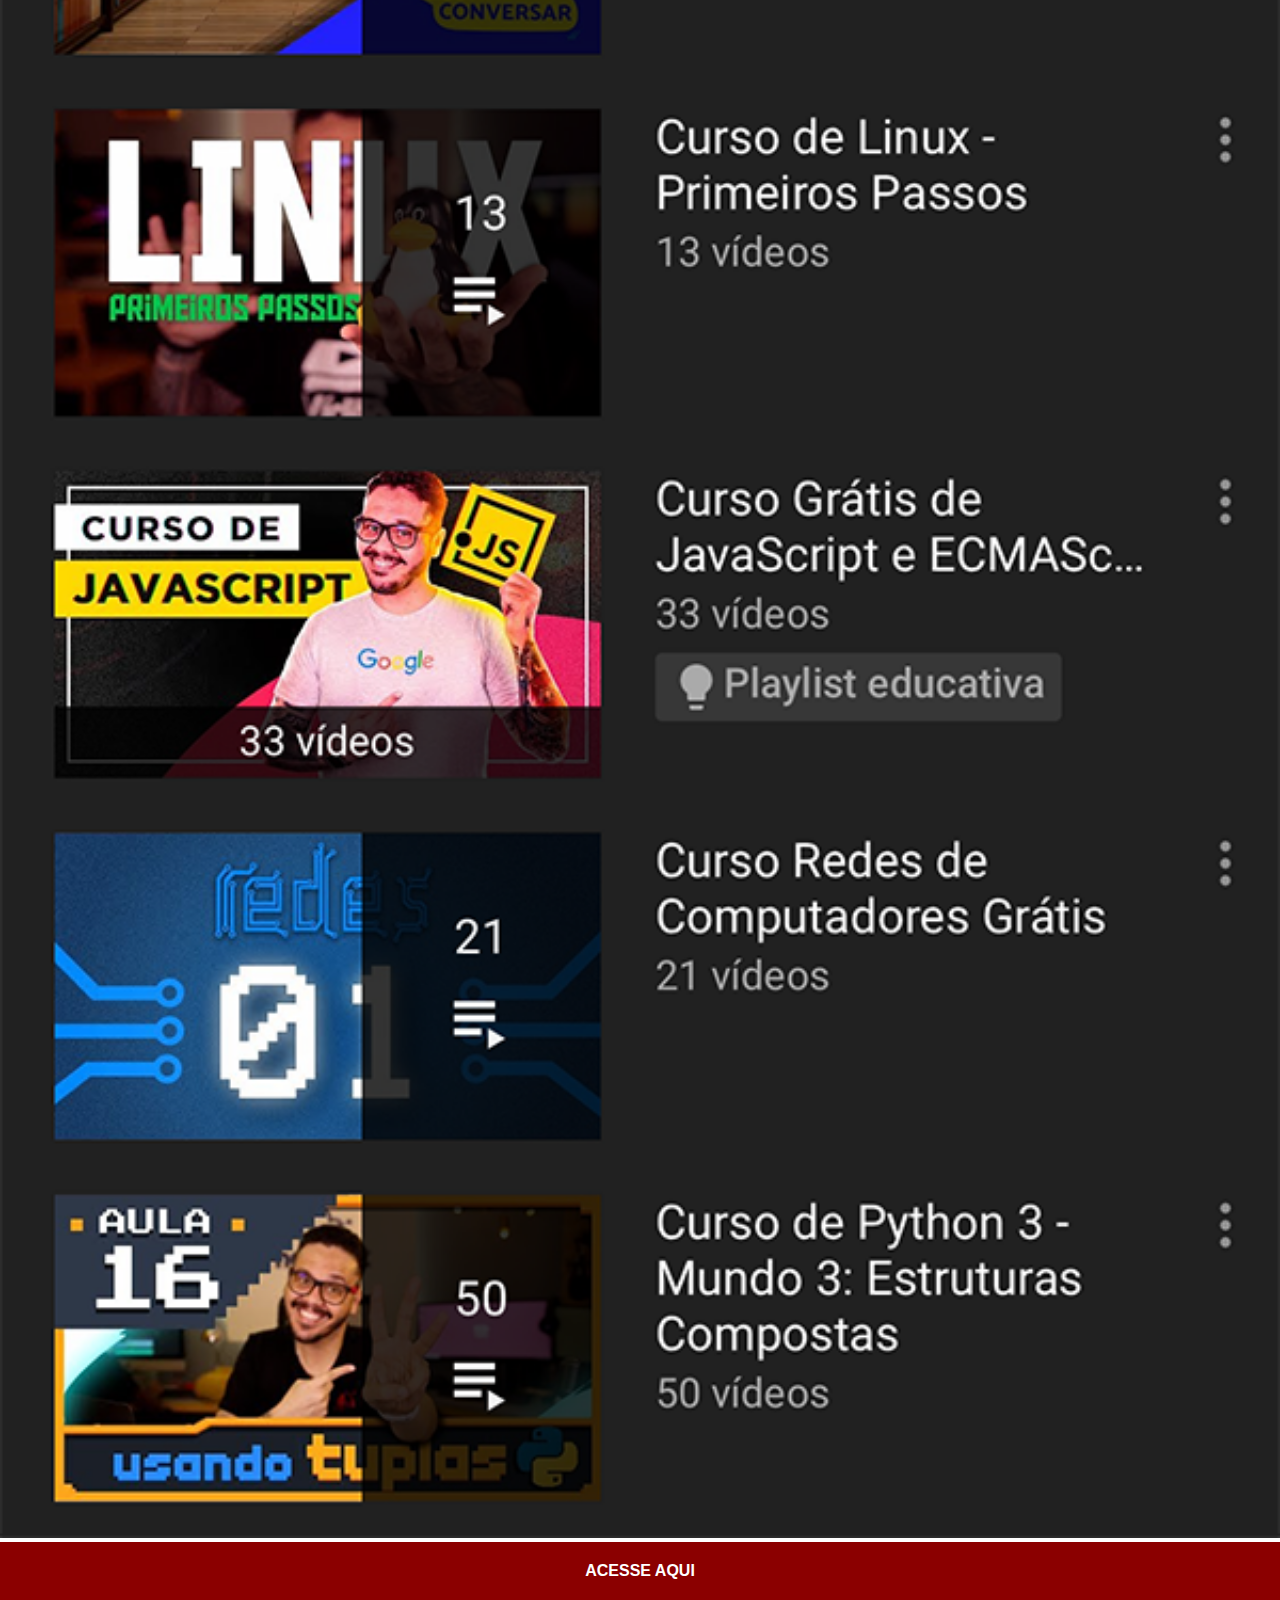
<file: youtube.html>
<!DOCTYPE html>
<html lang="pt-br">
<head>
    <meta charset="UTF-8">
    <meta http-equiv="X-UA-Compatible" content="IE=edge">
    <meta name="viewport" content="width=device-width, initial-scale=1.0">
    <title>YouTube</title>
    <link rel="stylesheet" href="estilos/social.css">
</head>
<body>
    <img src="imagens/tela-youtube.png" alt="YouTube"><a href="https://www.youtube.com/@CursoemVideo/playlists" target="_blank">ACESSE AQUI</a>
</body>
</html>
</file>
<file: estilos/style.css>
@charset "UTF-8";

*{
    margin: 0px;
    padding: 0px;
    font-family: Arial, Helvetica, sans-serif;
}
html, body{
    height: 100vh;
    width: 100vw;
    background-color: black;
}
body{
    background: url('../imagens/fundo-madeira.jpg') no-repeat top center;
    background-size: cover;
    background-attachment: fixed;
}
main{
    position: relative;
    height: 100vh;
}
section#telefone{
    position: absolute;
    top: 50%;
    left: 50%;
    transform: translate(-50%, -50%);
    height: 627px;
    width: 311px;
    background:url('../imagens/frame-iphone.png') no-repeat;
}
iframe#tela{
    position: relative;
    top: 80px;
    left: 22px;
    width: 267px;
    height: 471px;
}
section#redes-sociais{
    text-align: right;
}
section#redes-sociais img{
    width: 50px;
    margin: 10px;
    border-radius: 50%;
    box-shadow: 2px 2px 5px rgba(0, 0, 0, 0.400);
    box-sizing: border-box;
}
section#redes-sociais img:hover{
   border: 2px solid rgba(255, 255, 255, 0.637);
   transform: translate(-3px, -3px);
   box-shadow: 5px 5px 10px rgba(0, 0, 0, 0.623);
   transition: transform .3s, border 1s;
}
</file>
<file: estilos/social.css>
@charset "UTF-8";

*{
    margin: 0px;
    padding: 0px;
    font-family:'Franklin Gothic Medium', 'Arial Narrow', Arial, sans-serif;
}
::-webkit-scrollbar{
    width: 0px;
    height: 0px;
}
img{
    width: 100vw;
}
a{
    display: block;
    background-color: darkred;
    color: white;
    padding: 20px;
    text-align: center;
    font-weight: bolder;
    text-decoration: none;
    cursor: pointer;
}
a:hover{
    background-color: red;
}
</file>
